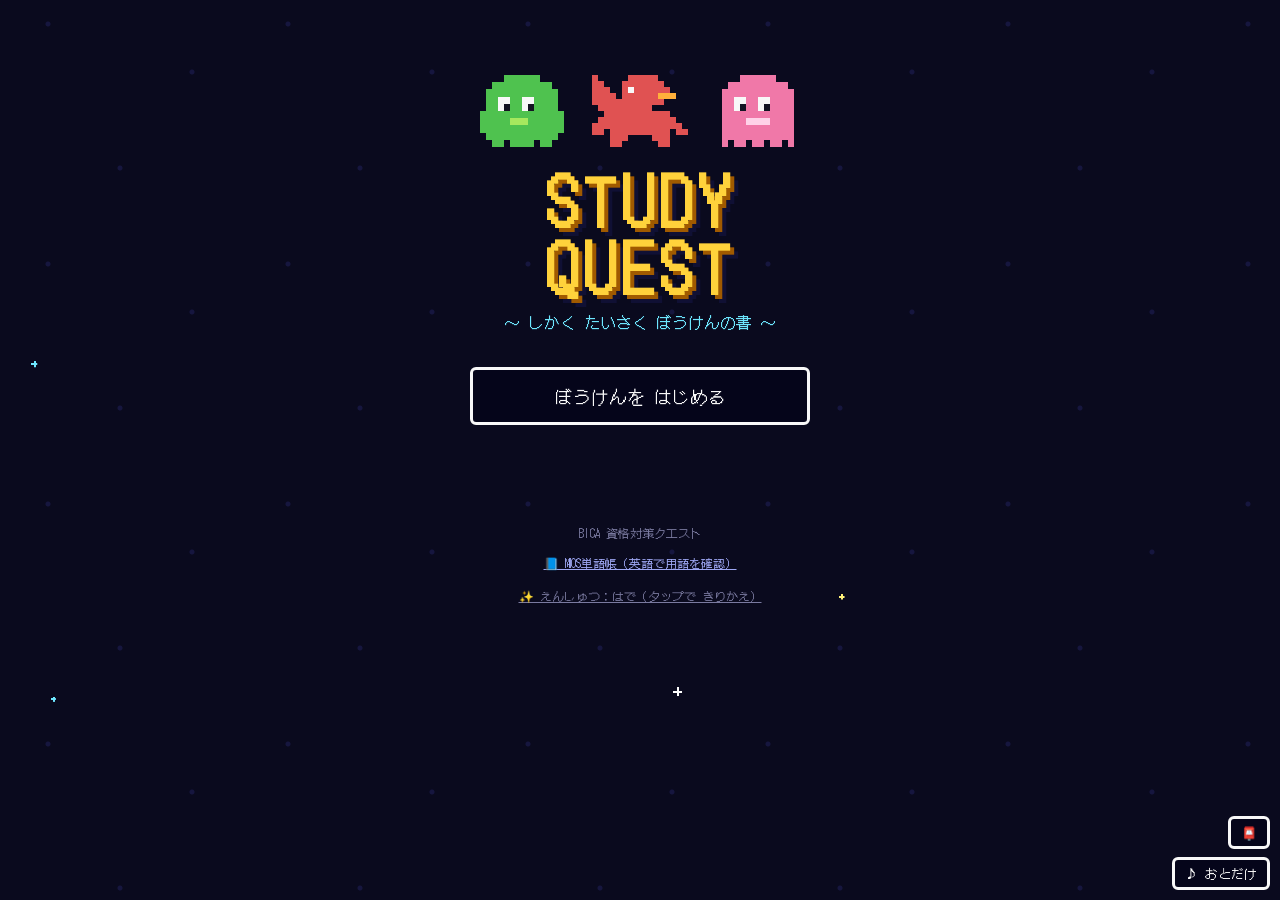
<file: index.html>
<!DOCTYPE html>
<html lang="ja">
<head>
<meta charset="UTF-8">
<meta name="viewport" content="width=device-width, initial-scale=1.0">
<title>STUDY QUEST - しかくたいさくぼうけんの書</title>
<link rel="preconnect" href="https://fonts.googleapis.com">
<link href="https://fonts.googleapis.com/css2?family=DotGothic16&display=swap" rel="stylesheet">
<link rel="stylesheet" href="css/style.css?v=3.3.0">
<link rel="stylesheet" href="css/juice.css?v=3.3.0">
</head>
<body>

<div id="app">

  <!-- ============ タイトル ============ -->
  <div class="screen active" id="screen-title">
    <div class="title-frame">
      <div class="title-deco">
        <canvas id="title-sprite-1"></canvas>
        <canvas id="title-sprite-2"></canvas>
        <canvas id="title-sprite-3"></canvas>
      </div>
      <h1 class="game-logo">STUDY<br>QUEST</h1>
      <p class="game-subtitle">〜 しかく たいさく ぼうけんの書 〜</p>
      <button class="btn btn-big blink" id="title-start">ぼうけんを はじめる</button>
      <p class="title-continue" id="title-continue-info"></p>
      <p class="title-copy">BICA 資格対策クエスト</p>
      <a class="title-vocab-link" id="title-vocab-link" href="vocab/index.html">📘 MOS単語帳（英語で用語を確認）</a>
      <button class="title-fx-toggle" id="title-fx-toggle" type="button"></button>
    </div>
  </div>

  <!-- ============ なまえ登録・へんこう ============ -->
  <div class="screen" id="screen-register">
    <div class="window narrow">
      <h2 class="window-title" id="register-title">ぼうけんしゃ とうろく</h2>
      <label class="field-label">なまえ（10もじまで・ニックネームでもOK！）</label>
      <input type="text" id="register-name" maxlength="10" placeholder="れい：たろう ／ ゆうしゃT">
      <label class="field-label">クラス</label>
      <select id="register-class"></select>
      <button class="btn btn-big" id="register-submit">ぼうけんに でる！</button>
      <button class="btn hidden" id="register-cancel">やめる</button>
      <p class="note">※なまえとクラス、レベルは せんせいの きろくに とどくよ。ほんみょうでなくても だいじょうぶ！</p>
    </div>
  </div>

  <!-- ============ 対策項目を えらぶ ============ -->
  <div class="screen" id="screen-course">
    <div class="screen-header">
      <h2>たいさく こうもくを えらぶ</h2>
    </div>
    <p class="note">どの しけんの たいさくを する？ レベル・しょうごう・じっせきは どれを えらんでも きょうつう だよ。あとから メニューで かえられる！</p>
    <div id="course-list"></div>
  </div>

  <!-- ============ メインメニュー（マップ） ============ -->
  <div class="screen" id="screen-menu">
    <div class="course-bar">
      <span class="course-bar-name"><span id="menu-course-icon"></span> <span id="menu-course-name"></span></span>
      <button class="btn btn-small" id="menu-course-change" type="button">たいさく こうもくを かえる</button>
    </div>
    <div class="window player-header">
      <canvas class="ph-avatar" id="menu-avatar-img" title="アバター・しょくぎょう"></canvas>
      <div class="ph-left">
        <span class="ph-name" id="menu-name"></span>
        <span class="ph-class" id="menu-class"></span>
        <span class="ph-job" id="menu-job"></span>
      </div>
      <div class="ph-right">
        <span class="ph-level" id="menu-level"></span>
        <span class="ph-rank" id="menu-rank"></span>
        <span class="streak-chip hidden" id="menu-streak-chip"></span>
        <span class="medal-chip" id="menu-medals" title="まなびメダル"></span>
      </div>
      <div class="xpbar"><div class="xpfill" id="menu-xpfill"></div></div>
      <div class="xptext" id="menu-xptext"></div>
    </div>

    <div class="window missions-box hidden" id="menu-missions">
      <div class="window-title">📋 きょうの ミッション</div>
      <div id="missions-list"></div>
      <p class="menu-goal hidden" id="menu-goal"></p>
    </div>

    <div class="window messenger hidden" id="menu-messenger">
      <div class="messenger-headline hidden" id="messenger-headline"></div>
      <div class="messenger-row">
        <canvas id="messenger-sprite"></canvas>
        <div class="messenger-bubble">
          <div class="messenger-name" id="messenger-name"></div>
          <div class="messenger-text" id="messenger-text"></div>
        </div>
      </div>
    </div>

    <div class="menu-grid" id="menu-grid">
      <!-- 科目のボタン（エクセルの とう・ワードの しろ 等）は js/courses.js の定義から game.js が作る -->
      <button class="btn menu-btn" id="menu-review">
        <span class="menu-icon">⛩️</span>ふっかつの ほこら
        <span class="badge hidden" id="menu-review-badge"></span>
      </button>
      <button class="btn menu-btn" id="menu-final">
        <span class="menu-icon">🌋</span>まおうの しろ
        <span class="menu-lock" id="menu-final-lock"></span>
      </button>
      <button class="btn menu-btn" id="menu-expert">
        <span class="menu-icon">🗝️</span>エキスパートの おくち
        <span class="menu-lock" id="menu-expert-lock"></span>
      </button>
      <button class="btn menu-btn" id="menu-endless">
        <span class="menu-icon">🌀</span>むげんの めいきゅう
        <span class="menu-lock" id="menu-endless-lock"></span>
      </button>
      <button class="btn menu-btn" id="menu-exam">
        <span class="menu-icon">📝</span>もぎ けんてい
      </button>
      <button class="btn menu-btn" id="menu-practical">
        <span class="menu-icon">🛠️</span>じっせん どうじょう
      </button>
      <button class="btn menu-btn" id="menu-avatar">
        <span class="menu-icon">🧑‍💻</span>アバター・しょくぎょう
      </button>
      <button class="btn menu-btn" id="menu-gacha">
        <span class="menu-icon">🎰</span>まなびガチャ
      </button>
      <button class="btn menu-btn" id="menu-ranking">
        <span class="menu-icon">👑</span>ランキング
      </button>
      <button class="btn menu-btn" id="menu-status">
        <span class="menu-icon">📜</span>ぼうけんの しょ
      </button>
    </div>
    <!-- あそぶ場所ではないもの（アバター・ガチャ・ランキング・ぼうけんの しょ）。小さいボタンで下にまとめる（game.js の MENU_SUB） -->
    <div class="menu-sub" id="menu-sub"></div>
    <p class="menu-hint">「ふっかつのほこら」では わすれかけた もんだいと まちがえた もんだいを 復習できるぞ！</p>
  </div>

  <!-- ============ クエスト選択 ============ -->
  <div class="screen" id="screen-quests">
    <div class="screen-header">
      <button class="btn btn-back">◀ マップ</button>
      <h2 id="quests-title"></h2>
    </div>
    <div id="quest-list"></div>
  </div>

  <!-- ============ バトル ============ -->
  <div class="screen" id="screen-battle">
    <!-- 戦闘画面：1段目に「モンスター｜問題文のふきだし」、2段目に「図・表・プログラム｜選択肢」（css の「戦闘画面の並び」） -->
    <div class="battle-top" id="battle-top">
      <div class="battle-hud">
        <button class="btn btn-small" id="battle-quit">にげる</button>
        <span id="battle-quest-name"></span>
        <span class="battle-liked hidden" id="battle-liked" title="いまの しょくぎょうの とくい分野">🎯 とくい</span>
        <span id="battle-progress"></span>
        <span class="battle-timer hidden" id="battle-timer"></span>
        <span class="hearts" id="battle-hearts"></span>
      </div>
      <div class="battle-xp">
        <span id="battle-lv"></span>
        <div class="xpbar"><div class="xpfill" id="battle-xpfill"></div></div>
      </div>
    </div>

    <div class="battle-head" id="battle-head">
      <div class="battle-monster">
        <div class="battle-stage" id="battle-stage">
          <canvas id="stage-bg"></canvas>
          <div class="bosshp hidden" id="boss-hpbar"><div id="boss-hpghost"></div><div id="boss-hpfill"></div></div>
          <canvas id="enemy-canvas"></canvas>
          <canvas class="battle-avatar" id="battle-avatar"></canvas>
          <div class="nametag" id="enemy-name"></div>
          <div id="hotspot-stage" class="hidden"></div>
          <div id="fx-layer"></div>
          <div class="combo-hud hidden" id="combo-hud"><span id="combo-num"></span><span class="combo-label">COMBO</span></div>
        </div>
        <div class="battle-meters">
          <div class="quick-bar off" id="quick-bar" title="バーが のこっている間に せいかいすると「クイック！」。おそくても ばつは ないよ"><div id="quick-fill"></div><span class="meter-label">⚡ クイック</span></div>
          <div class="special-gauge" id="special-gauge" title="せいかいで たまる。いっぱいになると、つぎの せいかいで ひっさつわざ！"><div id="special-fill"></div><span class="meter-label" id="special-label">ひっさつ</span></div>
        </div>
      </div>
      <div class="window msg-window">
        <button class="btn btn-small notation-btn hidden" id="battle-notation" type="button">📖 ぎじげんごの きじゅつけいしきを みる</button>
        <div id="battle-msg"></div>
        <button class="btn btn-continue hidden blink" id="battle-continue">▼ すすむ</button>
      </div>
    </div>

    <div class="battle-body" id="battle-body">
      <!-- 長文・プログラム・表・図（IPA の問題）。問題が持っているときだけ出す -->
      <div class="battle-side" id="battle-side">
        <div class="window battle-passage hidden" id="battle-passage"></div>
      </div>
      <div class="battle-main" id="battle-main">
        <!-- 解答群の表（科目B の「a と b の組合せ」など）。選択肢のすぐ上に出す -->
        <!-- せまい画面で、長い図・プログラムの下まで送ったときも 何を きかれているか 分かるように、問題文を もういちど出す（PC では出さない） -->
        <div class="battle-qrepeat hidden" id="battle-qrepeat"></div>
        <!-- 問題の図（MOS の「まえ → あと」など。js/visuals.js）。選択肢のすぐ上に出す -->
        <div class="battle-vis hidden" id="battle-vis"></div>
        <div class="window battle-ctable hidden" id="battle-ctable"></div>
        <div class="choices" id="battle-choices"></div>
        <!-- 出典（IPA の問題）。解くときの じゃまに ならないよう、選択肢の下に小さく出す -->
        <div class="battle-source hidden" id="battle-source"></div>
      </div>
    </div>
  </div>

  <!-- ============ リザルト ============ -->
  <div class="screen" id="screen-result">
    <div class="window narrow result-window" id="result-window">
      <h2 id="result-title"></h2>
      <div class="result-stars" id="result-stars"></div>
      <div class="result-big hidden" id="result-big"><span id="result-big-label"></span><span id="result-big-num"></span></div>
      <p id="result-sub"></p>
      <div class="result-tally" id="result-tally"></div>
      <div class="result-xp">
        <span id="result-lv"></span>
        <div class="xpbar"><div class="xpfill" id="result-xpfill"></div></div>
        <span id="result-xptext"></span>
      </div>
      <div class="levelup hidden" id="result-levelup"></div>
      <div class="window chest-box hidden" id="chest-box">
        <canvas id="chest-canvas"></canvas>
        <p id="chest-rarity" class="hidden"></p>
        <p id="chest-reward-text" class="hidden"></p>
        <button class="btn btn-big" id="chest-open">たからばこを あける</button>
      </div>
      <button class="btn btn-big" id="result-next">マップに もどる</button>
      <button class="btn" id="result-retry">もういちど ちょうせん</button>
    </div>
  </div>

  <!-- ============ ランキング ============ -->
  <!-- ============ アバター・しょくぎょう ============ -->
  <div class="screen" id="screen-avatar">
    <div class="screen-header">
      <button class="btn btn-back" id="avatar-back">◀ マップ</button>
      <h2>🧑‍💻 アバター・しょくぎょう</h2>
    </div>
    <p class="avatar-lead" id="avatar-lead"></p>
    <div class="window avatar-maker">
      <div class="avatar-stage"><canvas id="avatar-preview"></canvas></div>
      <div class="avatar-parts">
        <div id="avatar-parts"></div>
        <button class="btn btn-small" id="avatar-random" type="button">🎲 おまかせ</button>
      </div>
    </div>
    <h3 class="avatar-h">しょくぎょう <span class="avatar-h-note">（えらぶと 解説カードが でるよ）</span></h3>
    <div class="job-list" id="job-list"></div>
    <h3 class="avatar-h">そうび <span class="avatar-h-note">（ぶき は アバターが 手に もつよ）</span></h3>
    <div class="equip-slots" id="equip-slots"></div>
    <p class="note" id="item-count"></p>
    <div class="item-list" id="item-list"></div>
    <h3 class="avatar-h">セット <span class="avatar-h-note">（ぜんぶ そうびすると アバターが光る）</span></h3>
    <div class="set-list" id="set-list"></div>
    <button class="btn btn-big" id="avatar-done" type="button">これで けってい！</button>
  </div>

  <!-- ============ まなびガチャ（js/gacha.js） ============ -->
  <div class="screen" id="screen-gacha">
    <div class="screen-header">
      <button class="btn btn-back">◀ マップ</button>
      <h2>🎰 まなびガチャ</h2>
    </div>
    <div class="window gacha-top">
      <div class="gacha-medals">🪙 <span id="gacha-medals"></span> メダル</div>
      <p class="note">メダルは べんきょうで たまる：せいかい・ふくしゅう・きょうの ミッション・まいにちの スタンプ。<br>出るものは ぜんぶ 解説カードつき。用語カードは、引いたあと「確認クイズ」に せいかいすると メダルが もどってくる。</p>
      <div class="gacha-buttons">
        <button class="btn btn-big" id="gacha-one" type="button"></button>
        <button class="btn" id="gacha-five" type="button"></button>
      </div>
      <p class="gacha-pity" id="gacha-pity"></p>
      <button class="btn btn-small" id="gacha-stamp-btn" type="button"><span id="gacha-stamp"></span></button>
    </div>
    <p class="note" id="gacha-count"></p>
    <div class="item-list" id="gacha-list"></div>
  </div>

  <div class="screen" id="screen-ranking">
    <div class="screen-header">
      <button class="btn btn-back">◀ マップ</button>
      <h2>👑 せいせき の きろく</h2>
    </div>
    <p class="note" id="ranking-note" style="white-space:pre-wrap;"></p>
    <div id="ranking-list"></div>
  </div>

  <!-- ============ ステータス ============ -->
  <div class="screen" id="screen-status">
    <div class="screen-header">
      <button class="btn btn-back">◀ マップ</button>
      <h2>📜 ぼうけんの しょ</h2>
    </div>
    <div class="window player-header">
      <canvas class="ph-avatar" id="status-avatar-img" title="アバター・しょくぎょう"></canvas>
      <div class="ph-left">
        <span class="ph-name" id="status-name"></span>
        <span class="ph-class" id="status-class"></span>
        <span class="ph-job" id="status-job"></span>
      </div>
      <div class="ph-right">
        <span class="ph-level" id="status-level"></span>
        <span class="ph-rank" id="status-rank"></span>
      </div>
      <div class="xpbar"><div class="xpfill" id="status-xpfill"></div></div>
      <div class="xptext" id="status-xptext"></div>
    </div>
    <div class="window">
      <dl class="status-stats" id="status-stats"></dl>
    </div>
    <div class="window">
      <h3 class="window-title">きおくの ちず（もんだいごとの しゅうじゅく度）</h3>
      <p class="note">くらい = みちょうせん ／ 赤っぽい = にがて ／ 緑 = マスター。「ふっかつのほこら」で きたえよう！</p>
      <div id="status-mastery"></div>
    </div>
    <div class="window hidden" id="titles-box">
      <h3 class="window-title">しょうごう</h3>
      <select id="title-select"></select>
    </div>
    <div class="window">
      <h3 class="window-title">せってい</h3>
      <div class="setting-row">
        <span>えんしゅつ</span>
        <button class="btn btn-small" id="btn-fx-level" type="button"></button>
      </div>
      <p class="note">「ひかえめ」にすると、画面のゆれ・光・うごきを へらすよ。まぶしいと かんじる人は こちらに してね。</p>
    </div>
    <button class="btn" id="btn-bestiary">📖 モンスター図鑑を みる</button>
    <button class="btn" id="btn-achievements">🏅 じっせきを みる</button>
    <button class="btn" id="btn-edit-profile">なまえ・クラスを かえる</button>
    <button class="btn btn-danger" id="btn-reset">ぼうけんのしょを けす（さいしょから）</button>
  </div>

  <!-- ============ モンスター図鑑 ============ -->
  <div class="screen" id="screen-bestiary">
    <div class="screen-header">
      <button class="btn btn-back">◀ マップ</button>
      <h2>📖 モンスター図鑑</h2>
    </div>
    <p class="note" id="bestiary-progress"></p>
    <div id="bestiary-list"></div>
  </div>

  <!-- ============ 実績 ============ -->
  <div class="screen" id="screen-achievements">
    <div class="screen-header">
      <button class="btn btn-back">◀ マップ</button>
      <h2>🏅 じっせき</h2>
    </div>
    <p class="note" id="achievements-progress"></p>
    <div id="achievements-list"></div>
  </div>

  <!-- ============ じっせん道場 ============ -->
  <div class="screen" id="screen-practical">
    <div class="screen-header">
      <button class="btn btn-back">◀ マップ</button>
      <h2>🛠️ じっせん道場</h2>
    </div>
    <p class="note">じっさいのExcelファイルをダウンロードして操作し、アップロードすると採点されるぞ！（せんせいが せっていしていないと つかえないよ）</p>
    <div id="practical-list"></div>
  </div>

</div>

<!-- ============ ご意見箱 ============ -->
<div class="modal hidden" id="feedback-modal">
  <div class="window feedback-window">
    <h2 class="window-title">📮 ご意見箱</h2>
    <p class="note">ゲームの かんそう・もんだいの まちがい・「こうしてほしい！」を せんせいに とどけよう！（なまえも いっしょに とどくよ）</p>
    <textarea id="feedback-text" maxlength="500" rows="5" placeholder="れい：〇〇の もんだいの こたえが おかしいかも？"></textarea>
    <button class="btn btn-big" id="feedback-send">おくる</button>
    <button class="btn" id="feedback-close">やめる</button>
  </div>
</div>

<!-- ============ 解説カード（しょくぎょう など。読むと勉強になる） ============ -->
<div class="modal hidden" id="card-modal" role="dialog" aria-modal="true" aria-labelledby="card-title">
  <div class="window card-window">
    <div class="card-top">
      <canvas id="card-img"></canvas>
      <div>
        <div class="card-kind" id="card-kind"></div>
        <h2 class="card-title" id="card-title"></h2>
        <div class="card-sub" id="card-sub"></div>
      </div>
    </div>
    <div class="card-body" id="card-body"></div>
    <div class="card-actions" id="card-actions"></div>
    <button class="btn" id="card-close" type="button">とじる</button>
  </div>
</div>

<!-- ============ 図の かくだい（図をクリック／タップ） ============ -->
<div class="modal hidden" id="figure-modal" role="dialog" aria-modal="true" aria-label="図の かくだい">
  <div class="figure-window">
    <img id="figure-img" alt="">
    <button class="btn btn-small" id="figure-close" type="button">とじる</button>
  </div>
</div>

<!-- ============ はんいを えらぶ（ふっかつのほこら・まおうの城・むげんの めいきゅうに入るとき） ============ -->
<div class="modal hidden" id="scope-modal" role="dialog" aria-modal="true" aria-labelledby="scope-title">
  <div class="window scope-window">
    <h2 class="window-title" id="scope-title"></h2>
    <p class="note">どの はんいで ちょうせんする？</p>
    <p class="scope-reco" id="scope-reco"></p>
    <div class="scope-list" id="scope-list"></div>
    <button class="btn" id="scope-close" type="button">やめる</button>
  </div>
</div>

<!-- ============ 擬似言語の記述形式（科目B） ============ -->
<div class="modal hidden" id="notation-modal" role="dialog" aria-modal="true" aria-labelledby="notation-title">
  <div class="window notation-window">
    <h2 class="window-title" id="notation-title"></h2>
    <div class="notation-body" id="notation-body"></div>
    <div class="battle-source" id="notation-source"></div>
    <button class="btn" id="notation-close" type="button">とじる</button>
  </div>
</div>

<!-- ============ レベルアップ ============ -->
<div class="modal hidden" id="levelup-overlay">
  <div class="levelup-card">
    <div class="levelup-head">LEVEL UP!</div>
    <div class="levelup-lv"><span id="lvup-from"></span><span class="levelup-arrow">▶</span><span id="lvup-to"></span></div>
    <div class="levelup-line hidden" id="lvup-rank"></div>
    <div class="levelup-line hidden" id="lvup-weapon"></div>
    <div class="levelup-tap">タップで とじる</div>
  </div>
</div>

<!-- 右下の ボタン。PC は たてに、せまい画面は よこに並べる（選択肢に かぶる高さを へらす） -->
<div id="corner-btns">
  <button class="btn btn-small" id="btn-feedback" title="ご意見箱">📮</button>
  <button class="btn btn-small" id="btn-mute" title="おとの きりかえ（おとだけ → おんがくも → けす）">♪ おとだけ</button>
</div>
<div id="toast"></div>

<script src="js/config.js?v=3.3.0"></script>
<script src="js/jptext.js?v=3.3.0"></script>
<script src="js/visuals.js?v=3.3.0"></script>
<script src="js/sprites.js?v=3.3.0"></script>
<script src="js/avatar.js?v=3.3.0"></script>
<script src="js/items.js?v=3.3.0"></script>
<script src="js/gacha.js?v=3.3.0"></script>
<script src="js/gacha_fx.js?v=3.3.0"></script>
<script src="js/sound.js?v=3.3.0"></script>
<script src="js/juice.js?v=3.3.0"></script>
<script src="js/fx.js?v=3.3.0"></script>
<script src="js/backgrounds.js?v=3.3.0"></script>
<script src="js/bestiary.js?v=3.3.0"></script>
<script src="js/bestiary_notes.js?v=3.3.0"></script>
<script src="js/countdown.js?v=3.3.0"></script>
<script src="js/srs.js?v=3.3.0"></script>
<script src="js/api.js?v=3.3.0"></script>
<script src="js/questions_excel.js?v=3.3.0"></script>
<script src="js/questions_word.js?v=3.3.0"></script>
<script src="js/questions_excel_expert.js?v=3.3.0"></script>
<script src="js/questions_excel_practical.js?v=3.3.0"></script>
<!-- IPA 基本情報の問題（科目A・科目B）。courses.js より前に読み込む -->
<script src="js/questions_ipa_fe_a.js?v=3.3.0"></script>
<script src="js/questions_ipa_fe_b.js?v=3.3.0"></script>
<script src="js/courses.js?v=3.3.0"></script>
<script src="js/ribbonMockups.js?v=3.3.0"></script>
<script src="js/streak.js?v=3.3.0"></script>
<script src="js/achievements.js?v=3.3.0"></script>
<script src="js/missions.js?v=3.3.0"></script>
<script src="js/treasure.js?v=3.3.0"></script>
<script src="js/practical.js?v=3.3.0"></script>
<script src="js/game.js?v=3.3.0"></script>
</body>
</html>
</file>
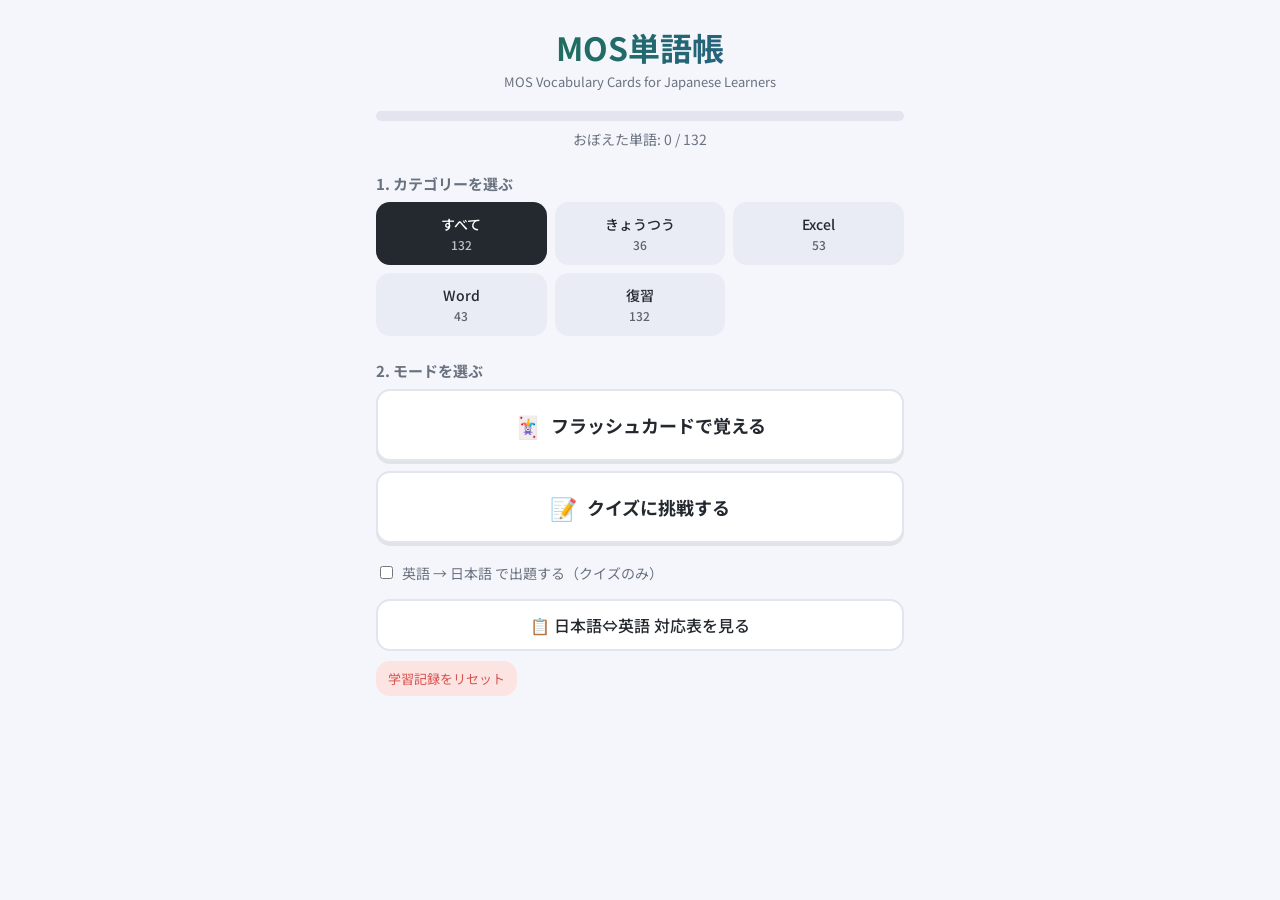
<file: vocab/index.html>
<!DOCTYPE html>
<html lang="ja">
<head>
<meta charset="UTF-8">
<meta name="viewport" content="width=device-width, initial-scale=1.0">
<title>MOS単語帳 - MOS Vocabulary Cards</title>
<link rel="preconnect" href="https://fonts.googleapis.com">
<link href="https://fonts.googleapis.com/css2?family=Noto+Sans+JP:wght@400;500;700&display=swap" rel="stylesheet">
<link rel="stylesheet" href="css/style.css?v=2">
</head>
<body>

<div id="app">

  <!-- ============ ホーム ============ -->
  <div class="screen active" id="screen-home">
    <header class="home-header">
      <h1 class="app-logo">MOS単語帳</h1>
      <p class="app-subtitle">MOS Vocabulary Cards for Japanese Learners</p>
    </header>

    <div class="stat-bar-wrap">
      <div class="stat-bar"><div class="stat-bar-fill" id="stat-bar-fill"></div></div>
      <p class="stat-text">おぼえた単語: <span id="stat-total">0 / 0</span></p>
    </div>

    <h2 class="section-title">1. カテゴリーを選ぶ</h2>
    <div class="category-grid">
      <button class="btn cat-btn active" data-cat="all">すべて<span class="cat-count" id="count-all"></span></button>
      <button class="btn cat-btn" data-cat="common">きょうつう<span class="cat-count" id="count-common"></span></button>
      <button class="btn cat-btn" data-cat="excel">Excel<span class="cat-count" id="count-excel"></span></button>
      <button class="btn cat-btn" data-cat="word">Word<span class="cat-count" id="count-word"></span></button>
      <button class="btn cat-btn" data-cat="review">復習<span class="cat-count" id="count-review"></span></button>
    </div>

    <h2 class="section-title">2. モードを選ぶ</h2>
    <div class="mode-grid">
      <button class="btn btn-big mode-btn" id="start-flashcard">
        <span class="mode-icon">🃏</span>
        <span>フラッシュカードで覚える</span>
      </button>
      <button class="btn btn-big mode-btn" id="start-quiz">
        <span class="mode-icon">📝</span>
        <span>クイズに挑戦する</span>
      </button>
    </div>

    <label class="reverse-toggle">
      <input type="checkbox" id="reverse-mode">
      英語 → 日本語 で出題する（クイズのみ）
    </label>

    <button class="btn list-link-btn" id="start-list">📋 日本語⇔英語 対応表を見る</button>
    <button class="btn btn-small btn-danger" id="reset-progress">学習記録をリセット</button>
  </div>

  <!-- ============ フラッシュカード ============ -->
  <div class="screen" id="screen-flashcard">
    <div class="screen-header">
      <button class="btn btn-back" data-target="screen-home">◀ ホーム</button>
      <span id="fc-progress"></span>
    </div>
    <div class="card-wrap">
      <div class="flashcard" id="flashcard">
        <div class="card-face card-front">
          <span class="cat-chip" id="fc-cat-chip"></span>
          <div class="card-term" id="fc-term"></div>
          <p class="card-hint">タップして めくる ／ Tap to flip</p>
        </div>
        <div class="card-face card-back">
          <div class="card-en" id="fc-en"></div>
          <div class="card-desc" id="fc-desc"></div>
        </div>
      </div>
    </div>
    <div class="fc-actions hidden" id="fc-actions">
      <button class="btn btn-again" id="fc-again">❓ もう一度</button>
      <button class="btn btn-known" id="fc-known">✅ おぼえた</button>
    </div>
  </div>

  <!-- ============ クイズ ============ -->
  <div class="screen" id="screen-quiz">
    <div class="screen-header">
      <button class="btn btn-back" data-target="screen-home">◀ ホーム</button>
      <span id="quiz-progress"></span>
      <span id="quiz-score"></span>
    </div>
    <div class="quiz-question" id="quiz-question"></div>
    <div class="quiz-choices" id="quiz-choices"></div>
    <div class="quiz-explain hidden" id="quiz-explain"></div>
    <button class="btn btn-big hidden" id="quiz-next">つぎへ ▶</button>
  </div>

  <!-- ============ 対応表（一覧） ============ -->
  <div class="screen" id="screen-list">
    <div class="screen-header">
      <button class="btn btn-back" data-target="screen-home">◀ ホーム</button>
      <span id="list-count"></span>
    </div>
    <input type="text" id="list-search" class="list-search" placeholder="検索する（日本語 または English）">
    <div class="category-grid list-category-grid">
      <button class="btn list-cat-btn" data-cat="all">すべて</button>
      <button class="btn list-cat-btn" data-cat="common">きょうつう</button>
      <button class="btn list-cat-btn" data-cat="excel">Excel</button>
      <button class="btn list-cat-btn" data-cat="word">Word</button>
    </div>
    <div id="list-rows"></div>
  </div>

  <!-- ============ 結果 ============ -->
  <div class="screen" id="screen-result">
    <div class="screen-header">
      <h2>けっか</h2>
    </div>
    <div id="result-body"></div>
    <button class="btn btn-big" id="result-home">ホームに もどる</button>
  </div>

</div>

<script src="js/words.js?v=2"></script>
<script src="js/app.js?v=2"></script>
</body>
</html>
</file>
<file: css/style.css>
/* =========================================================
 * MOS QUEST レトロRPGスタイル
 * ファミコン/スーファミ風：ドット文字・白枠ウィンドウ・紺背景
 * ========================================================= */

:root {
  --bg: #0a0a1e;
  --bg2: #101034;
  --white: #f8f8f8;
  --key: #ffd23b;       /* キーカラー（金） */
  --accent: #6ee7ff;
  --danger: #ff5d7a;
  --ok: #6ef08c;
  --winbg: #05051a;
}

* { box-sizing: border-box; margin: 0; padding: 0; }

html, body {
  background: var(--bg);
  color: var(--white);
  font-family: "DotGothic16", "MS Gothic", monospace;
  font-size: 16px;
  line-height: 1.7;
  -webkit-font-smoothing: none;
  image-rendering: pixelated;
}

body {
  background-image:
    radial-gradient(circle at 20% 10%, #16163f 0 2px, transparent 3px),
    radial-gradient(circle at 80% 30%, #16163f 0 2px, transparent 3px),
    radial-gradient(circle at 50% 70%, #16163f 0 2px, transparent 3px);
  background-size: 240px 240px;
  min-height: 100vh;
}

#app {
  max-width: 640px;
  margin: 0 auto;
  padding: 12px 12px 60px;
}

/* ---------- 画面切り替え ---------- */
.screen { display: none; }
.screen.active { display: block; animation: fadein .25s steps(4); }
@keyframes fadein { from { opacity: 0; } to { opacity: 1; } }
.hidden { display: none !important; }

/* ---------- ウィンドウ（RPG風の白枠） ---------- */
.window {
  background: var(--winbg);
  border: 4px solid var(--white);
  border-radius: 8px;
  box-shadow: 0 0 0 3px var(--winbg), 0 0 0 5px #4a4a7a;
  padding: 14px 16px;
  margin: 14px 0;
}
.window.narrow { max-width: 440px; margin: 8vh auto; }
.window-title {
  font-size: 18px;
  color: var(--key);
  margin-bottom: 10px;
  text-align: center;
}

/* ---------- ボタン ---------- */
.btn {
  display: block;
  width: 100%;
  background: var(--winbg);
  color: var(--white);
  border: 3px solid var(--white);
  border-radius: 6px;
  font-family: inherit;
  font-size: 16px;
  padding: 10px 14px;
  margin: 8px 0;
  cursor: pointer;
  text-align: left;
  position: relative;
}
.btn:hover, .btn:focus {
  border-color: var(--key);
  color: var(--key);
  outline: none;
}
.btn:hover::before, .btn:focus::before {
  content: "▶";
  position: absolute;
  left: -2px;
  top: 50%;
  transform: translate(-100%, -50%);
  color: var(--key);
  font-size: 13px;
}
.btn:active { transform: translateY(2px); }
.btn:disabled { opacity: .45; cursor: default; }
.btn-big { text-align: center; font-size: 18px; padding: 13px; }
.btn-small { width: auto; display: inline-block; font-size: 13px; padding: 4px 10px; margin: 0; }
.btn-danger { border-color: var(--danger); color: var(--danger); text-align: center; }
.btn-danger:hover { border-color: var(--danger); color: var(--danger); }
.btn-back { width: auto; display: inline-block; margin: 0; font-size: 14px; padding: 6px 12px; }

.blink { animation: blink 1.2s steps(2) infinite; }
@keyframes blink { 50% { opacity: .55; } }

/* ---------- タイトル ---------- */
#screen-title { text-align: center; }
.title-frame { padding-top: 7vh; }
.title-deco { display: flex; justify-content: center; gap: 28px; margin-bottom: 18px; }
.title-deco canvas { animation: bob 1.6s steps(2) infinite; }
.title-deco canvas:nth-child(2) { animation-delay: .4s; }
.title-deco canvas:nth-child(3) { animation-delay: .8s; }
@keyframes bob { 50% { transform: translateY(-6px); } }

.game-logo {
  font-size: 64px;
  line-height: 1.05;
  letter-spacing: 6px;
  color: var(--key);
  text-shadow:
    4px 4px 0 #a05a00,
    8px 8px 0 #101034;
  margin: 6px 0 10px;
}
.game-subtitle { color: var(--accent); margin-bottom: 30px; }
#title-start { max-width: 340px; margin: 0 auto; }
.title-continue { margin-top: 14px; color: var(--ok); font-size: 14px; min-height: 1.5em; }
.title-copy { margin-top: 7vh; font-size: 12px; color: #7a7aa0; }
.title-vocab-link {
  display: inline-block;
  margin-top: 10px;
  font-size: 12px;
  color: #9fa8f5;
  text-decoration: underline;
}

/* ---------- 登録 ---------- */
.field-label { display: block; margin: 12px 0 4px; color: var(--accent); font-size: 14px; }
input[type="text"], select {
  width: 100%;
  background: #101040;
  border: 3px solid var(--white);
  border-radius: 6px;
  color: var(--white);
  font-family: inherit;
  font-size: 17px;
  padding: 9px 10px;
}
input[type="text"]:focus, select:focus { border-color: var(--key); outline: none; }
.note { font-size: 12px; color: #9a9ac0; margin-top: 10px; }

/* ---------- プレイヤーヘッダー ---------- */
.player-header { display: grid; grid-template-columns: 1fr auto; gap: 2px 10px; }
.ph-name { font-size: 20px; color: var(--white); margin-right: 10px; }
.ph-class { font-size: 13px; color: #9a9ac0; }
.ph-level { font-size: 20px; color: var(--key); margin-right: 10px; }
.ph-rank { font-size: 13px; color: var(--accent); }
.ph-right { text-align: right; }
.xpbar {
  grid-column: 1 / -1;
  height: 12px;
  border: 2px solid var(--white);
  border-radius: 4px;
  background: #101040;
  margin-top: 6px;
  overflow: hidden;
}
.xpfill { height: 100%; background: var(--key); transition: width .5s steps(8); }
.xptext { grid-column: 1 / -1; font-size: 12px; color: #9a9ac0; text-align: right; }

/* ---------- ログインストリーク ---------- */
.streak-chip { display: block; font-size: 13px; color: var(--key); margin-top: 2px; }

/* ---------- デイリーミッション ---------- */
.missions-box { padding: 10px 14px; }
.mission-row { display: flex; justify-content: space-between; align-items: baseline; font-size: 13px; margin: 4px 0; gap: 8px; }
.mission-row.done { color: var(--ok); text-decoration: line-through; }
.mission-progress { color: #9a9ac0; font-size: 12px; white-space: nowrap; }

/* ---------- 実績 ---------- */
.achievement-card { display: flex; align-items: center; gap: 14px; padding: 10px 14px; }
.achievement-card.locked { filter: grayscale(1) brightness(.5); }
.achievement-icon { font-size: 22px; flex-shrink: 0; }
.achievement-name { font-size: 15px; color: var(--key); }
.achievement-card.locked .achievement-name { color: #7a7aa0; }
.achievement-desc { font-size: 12px; color: #9a9ac0; margin-top: 2px; }

/* ---------- ランキング ---------- */
.ranking-row { display: flex; align-items: center; gap: 14px; padding: 10px 14px; margin-bottom: 8px; }
.ranking-row.me { outline: 2px solid var(--key); }
.ranking-rank { font-size: 18px; width: 34px; text-align: center; flex-shrink: 0; color: var(--key); }
.ranking-name { font-size: 15px; color: var(--white); }
.ranking-stats { font-size: 12px; color: #9a9ac0; margin-top: 2px; }

/* ---------- たからばこ ---------- */
.chest-box { text-align: center; }
#chest-canvas { image-rendering: pixelated; margin: 6px auto; display: block; }
#chest-canvas.opening { animation: chestBounce .4s steps(4); }
@keyframes chestBounce { 30% { transform: scale(1.15); } 60% { transform: scale(.95); } }
#chest-reward-text { color: var(--key); margin: 8px 0; }

/* ---------- じっせん道場 ---------- */
.practical-card { padding: 14px 16px; }
.practical-title { font-size: 16px; color: var(--key); margin-bottom: 6px; }
.practical-instructions { font-size: 13px; line-height: 1.6; color: var(--white); margin-bottom: 8px; white-space: pre-wrap; }
.practical-status { font-size: 12px; color: #9a9ac0; margin-bottom: 10px; }
.practical-file-input { display: block; width: 100%; margin: 8px 0; color: var(--white); font-size: 13px; }
.practical-result { margin-top: 10px; padding: 8px; border: 2px dashed var(--accent); border-radius: 6px; color: var(--accent); font-size: 13px; white-space: pre-wrap; }

/* ---------- メッセンジャー（試験日カウントダウン） ---------- */
.messenger { padding: 10px 14px; }
.messenger-headline {
  font-size: 13px;
  color: var(--key);
  text-align: center;
  padding-bottom: 8px;
  margin-bottom: 8px;
  border-bottom: 2px dashed #3a3a6a;
}
.messenger-row {
  display: flex;
  align-items: center;
  gap: 12px;
}
.messenger canvas { flex-shrink: 0; image-rendering: pixelated; }
.messenger-bubble { flex: 1; }
.messenger-name { font-size: 12px; color: var(--key); margin-bottom: 2px; }
.messenger-text { font-size: 13px; line-height: 1.6; }

/* ---------- メニュー ---------- */
.menu-grid { display: grid; grid-template-columns: 1fr 1fr; gap: 10px; }
.menu-btn { font-size: 16px; padding: 16px 12px; margin: 0; }
.menu-icon { display: block; font-size: 26px; margin-bottom: 6px; }
.menu-btn.locked { opacity: .55; }
.menu-lock { display: block; font-size: 10px; color: #9a9ac0; margin-top: 4px; }
.badge {
  position: absolute;
  top: -8px; right: -8px;
  background: var(--danger);
  color: var(--white);
  border: 2px solid var(--white);
  border-radius: 50%;
  min-width: 26px; height: 26px;
  line-height: 22px;
  text-align: center;
  font-size: 13px;
}
.menu-hint { font-size: 12px; color: #9a9ac0; margin-top: 14px; text-align: center; }

/* ---------- クエスト一覧 ---------- */
.screen-header { display: flex; align-items: center; gap: 12px; margin: 10px 0; }
.screen-header h2 { font-size: 20px; color: var(--key); }
.quest-card {
  display: flex;
  align-items: center;
  gap: 14px;
  cursor: pointer;
}
.quest-card:hover { border-color: var(--key); }
.quest-card.locked { opacity: .5; cursor: default; filter: grayscale(1); }
.quest-card canvas { flex-shrink: 0; }
.quest-name { font-size: 17px; }
.quest-desc { font-size: 12px; color: #9a9ac0; }
.quest-stars { color: var(--key); font-size: 14px; letter-spacing: 3px; }

/* ---------- 対策項目を えらぶ ---------- */
.course-card { margin-bottom: 12px; }
.course-card:focus-visible { outline: 3px solid var(--accent); outline-offset: 2px; }
.course-card.is-last { border-color: var(--key); }
.course-icon { font-size: 40px; width: 56px; text-align: center; flex-shrink: 0; }
.course-last { letter-spacing: 0; font-size: 12px; }
.course-bar {
  display: flex; align-items: center; justify-content: space-between; gap: 8px;
  flex-wrap: wrap; margin-bottom: 10px;
}
.course-bar-name { font-size: 14px; color: var(--key); }

/* ---------- モンスター図鑑 ---------- */
.bestiary-card {
  display: flex;
  align-items: center;
  gap: 14px;
  padding: 10px 14px;
}
.bestiary-card.locked { filter: grayscale(1) brightness(.5); }
.bestiary-card canvas { flex-shrink: 0; width: 40px; height: 40px; }
.bestiary-name { font-size: 15px; color: var(--key); }
.bestiary-card.locked .bestiary-name { color: #7a7aa0; }
.bestiary-bio { font-size: 12px; color: #9a9ac0; line-height: 1.5; margin-top: 2px; }

/* ---------- バトル ---------- */
.battle-hud {
  display: flex;
  align-items: center;
  gap: 12px;
  font-size: 13px;
  color: var(--accent);
  margin: 6px 0;
}
.battle-hud #battle-quest-name { flex: 1; }
.hearts { color: var(--danger); font-size: 20px; letter-spacing: 2px; }

.battle-stage {
  height: 220px;
  border: 4px solid var(--white);
  border-radius: 8px;
  background: #050518;
  display: flex;
  flex-direction: column;
  align-items: center;
  justify-content: center;
  position: relative;
  overflow: hidden;
}
#stage-bg {
  position: absolute;
  inset: 0;
  width: 100%;
  height: 100%;
  image-rendering: pixelated;
}
#enemy-canvas { position: relative; z-index: 1; }
.nametag {
  position: relative;
  z-index: 1;
  margin-top: 8px;
  background: var(--winbg);
  border: 2px solid var(--white);
  border-radius: 4px;
  font-size: 13px;
  padding: 1px 12px;
}
.bosshp {
  position: absolute;
  top: 10px; left: 10px; right: 10px;
  height: 12px;
  border: 2px solid var(--white);
  border-radius: 4px;
  background: #101040;
  overflow: hidden;
  z-index: 2;
}
#boss-hpfill { height: 100%; width: 100%; background: var(--danger); transition: width .4s steps(6); }

#enemy-canvas.spawn { animation: spawn .35s steps(4); }
@keyframes spawn { from { transform: scale(.2); opacity: 0; } to { transform: scale(1); opacity: 1; } }
#enemy-canvas.hit { animation: hit .4s steps(4); }
@keyframes hit { 25% { transform: translateX(-8px); } 50% { transform: translateX(8px); filter: brightness(3); } 75% { transform: translateX(-4px); } }
#enemy-canvas.die { animation: die .6s steps(6) forwards; }
@keyframes die { to { transform: scale(1.1); opacity: 0; filter: brightness(4); } }

/* ---------- ホットスポット問題（リボンUIモックアップ） ---------- */
.battle-stage.hotspot-mode { height: 260px; }
#hotspot-stage {
  position: absolute;
  inset: 8px;
  z-index: 2;
  overflow: hidden;
  border-radius: 6px;
}
.hotspot-badge {
  position: absolute;
  width: 20px; height: 20px;
  transform: translate(-50%, -50%);
  border-radius: 50%;
  background: var(--key);
  color: #141423;
  border: 2px solid #141423;
  box-shadow: 0 0 0 2px #fff;
  font-size: 11px;
  font-weight: bold;
  display: flex;
  align-items: center;
  justify-content: center;
  z-index: 3;
  pointer-events: none;
}

.ribbon-mock {
  --ribbon-accent: #185abd;
  --ribbon-accent-dark: #185abd;
  background: #fff;
  color: #222;
  font-family: "Segoe UI", "Yu Gothic", "Meiryo", sans-serif;
  font-size: 11px;
  height: 100%;
  padding: 0 8px 6px;
  border-radius: 6px;
  overflow: hidden;
}
.ribbon-mock-excel { --ribbon-accent: #217346; --ribbon-accent-dark: #185c37; }
.ribbon-mock-word { --ribbon-accent: #185abd; --ribbon-accent-dark: #103f91; }

.ribbon-titlebar {
  background: var(--ribbon-accent-dark);
  color: #fff;
  font-size: 10px;
  padding: 3px 6px;
  margin: 0 -8px 4px;
  display: flex;
  align-items: center;
  gap: 6px;
}
.ribbon-app-icon {
  width: 14px; height: 14px;
  background: #fff;
  color: var(--ribbon-accent-dark);
  border-radius: 2px;
  font-weight: bold;
  font-size: 10px;
  display: inline-flex;
  align-items: center;
  justify-content: center;
}

.ribbon-tabs { display: flex; gap: 12px; color: #666; border-bottom: 1px solid #d8d8d8; padding-bottom: 4px; margin-bottom: 6px; white-space: nowrap; overflow: hidden; }
.ribbon-tabs .ribbon-tab-active { color: var(--ribbon-accent); font-weight: bold; border-bottom: 2px solid var(--ribbon-accent); padding-bottom: 4px; }

.ribbon-groups { display: flex; align-items: stretch; gap: 6px; }
.ribbon-cluster { display: flex; flex-direction: column; gap: 3px; padding: 2px 4px 0; }
.ribbon-row { display: flex; gap: 3px; align-items: center; }
.ribbon-row-icons { gap: 2px; }
.ribbon-sep { width: 1px; background: #e3e3e3; margin: 2px 0; }
.ribbon-caption { font-size: 9px; color: #767676; text-align: center; margin-top: auto; white-space: nowrap; }
.ribbon-launcher { color: #999; }

.ribbon-btn {
  min-width: 20px; height: 20px; padding: 0 4px;
  display: inline-flex; align-items: center; justify-content: center;
  background: #fff; border: 1px solid #ccc; border-radius: 2px; color: #333;
}
.ribbon-mini {
  min-width: 16px; height: 16px; padding: 0 2px; font-size: 10px;
  display: inline-flex; align-items: center; justify-content: center;
  background: #fff; border: 1px solid #ddd; border-radius: 2px; color: #555;
}
.ribbon-btn-b { font-weight: bold; }
.ribbon-btn-i { font-style: italic; }
.ribbon-btn-u { text-decoration: underline; }
.ribbon-btn-fontcolor { font-weight: bold; position: relative; }
.ribbon-swatch { display: block; width: 14px; height: 3px; border-radius: 1px; margin-top: 1px; }
.ribbon-swatch-yellow { background: #ffd23b; }
.ribbon-swatch-red { background: #d33; }
.ribbon-btn-wide { padding: 3px 8px; white-space: nowrap; background: #fff; border: 1px solid #ccc; border-radius: 2px; color: #333; font-size: 10px; }
.ribbon-btn-active { background: var(--ribbon-accent); color: #fff; border-color: var(--ribbon-accent); }
.ribbon-select { padding: 3px 8px; background: #fff; border: 1px solid #ccc; border-radius: 2px; color: #333; white-space: nowrap; }
.ribbon-select-font { width: 74px; overflow: hidden; text-overflow: ellipsis; }
.ribbon-select-sm { width: 32px; }

.ribbon-sheet { margin-top: 8px; border: 1px solid #d8d8d8; border-radius: 2px; }
.ribbon-formula-bar { background: #f7f7f7; border-bottom: 1px solid #d8d8d8; padding: 3px 6px; font-family: monospace; color: #333; }
.ribbon-grid {
  height: 42px;
  background-image:
    repeating-linear-gradient(to right, #eee 0, #eee 1px, transparent 1px, transparent 48px),
    repeating-linear-gradient(to bottom, #eee 0, #eee 1px, transparent 1px, transparent 16px);
}
.ribbon-doc { padding: 10px 8px; }
.ribbon-doc-line { height: 8px; background: #e4e4e4; border-radius: 2px; margin-bottom: 8px; }
.ribbon-doc-line.short { width: 60%; }

/* ---------- バトルエフェクト ---------- */
#fx-layer {
  position: absolute;
  inset: 0;
  pointer-events: none;
  overflow: hidden;
  z-index: 3;
}
.fx-sprite { position: absolute; transform: translate(-50%, -50%); image-rendering: pixelated; }

.fx-slash { animation: fxSlash .38s steps(4) forwards; }
@keyframes fxSlash {
  0%   { opacity: 0; transform: translate(-30%, -70%) scale(.5); }
  25%  { opacity: 1; }
  100% { opacity: 0; transform: translate(-64%, -32%) scale(1.05); }
}

.fx-bolt { animation: fxBolt .42s steps(5) forwards; }
@keyframes fxBolt {
  0%   { opacity: 0; transform: translate(-50%, -130%) scale(.8); }
  20%  { opacity: 1; transform: translate(-50%, -50%) scale(1); }
  60%  { opacity: 1; filter: brightness(2.2); }
  100% { opacity: 0; transform: translate(-50%, -42%) scale(1.1); }
}

.fx-fire { animation: fxFire .5s steps(6) forwards; }
@keyframes fxFire {
  0%   { opacity: 0; transform: translate(-50%, -18%) scale(.4); }
  30%  { opacity: 1; }
  100% { opacity: 0; transform: translate(-50%, -85%) scale(1.35); }
}

.fx-burst { animation: fxBurst .4s steps(4) forwards; }
@keyframes fxBurst {
  0%   { opacity: 1; transform: translate(-50%, -50%) scale(.3); }
  100% { opacity: 0; transform: translate(-50%, -50%) scale(1.5); }
}

.fx-claw { animation: fxClaw .45s steps(5) forwards; }
@keyframes fxClaw {
  0%   { opacity: 0; transform: translate(-82%, -82%) scale(.7); }
  25%  { opacity: 1; }
  100% { opacity: 0; transform: translate(-18%, -18%) scale(1.1); }
}

.fx-particle {
  position: absolute;
  width: 7px; height: 7px;
  animation: fxPart .6s steps(6) forwards;
}
@keyframes fxPart { to { transform: translate(var(--dx), var(--dy)); opacity: 0; } }

.fx-float {
  position: absolute;
  transform: translate(-50%, -50%);
  color: var(--key);
  font-size: 15px;
  text-shadow: 2px 2px 0 #000;
  white-space: nowrap;
  animation: fxFloat .9s steps(8) forwards;
}
@keyframes fxFloat { to { transform: translate(-50%, -190%); opacity: 0; } }

.fx-flash { position: absolute; inset: 0; animation: fxFlash .28s steps(3) forwards; }
@keyframes fxFlash { 0% { opacity: 1; } 100% { opacity: 0; } }

.shake { animation: shake .4s steps(8); }
@keyframes shake {
  20% { transform: translate(-8px, 2px); }
  40% { transform: translate(8px, -2px); }
  60% { transform: translate(-6px, 0); }
  80% { transform: translate(6px, 0); }
}

.msg-window { min-height: 110px; position: relative; cursor: pointer; }
#battle-msg { white-space: pre-wrap; font-size: 15px; }
.btn-continue {
  width: auto;
  position: absolute;
  right: 10px; bottom: 6px;
  border: none;
  font-size: 14px;
  color: var(--key);
  background: transparent;
  margin: 0; padding: 2px 6px;
}
.btn-continue:hover::before { content: none; }

.choices { display: grid; grid-template-columns: 1fr 1fr; gap: 8px; }
.choice {
  background: var(--winbg);
  color: var(--white);
  border: 3px solid var(--white);
  border-radius: 6px;
  font-family: inherit;
  font-size: 14px;
  line-height: 1.5;
  padding: 10px;
  cursor: pointer;
  text-align: left;
  min-height: 58px;
}
.choice:hover:not(:disabled) { border-color: var(--key); color: var(--key); }
.choice:disabled { opacity: .6; cursor: default; }
.choice.picked-right { border-color: var(--ok); color: var(--ok); opacity: 1; }
.choice.picked-wrong { border-color: var(--danger); color: var(--danger); opacity: 1; }

/* ---------- リザルト ---------- */
.result-window { text-align: center; }
#result-title { font-size: 24px; margin-bottom: 8px; }
.result-clear { color: var(--key); }
.result-fail { color: var(--danger); }
.result-stars { font-size: 30px; color: var(--key); letter-spacing: 6px; min-height: 1.3em; }
#result-sub { white-space: pre-wrap; font-size: 14px; margin: 8px 0; }
.result-detail { color: var(--accent); margin-bottom: 8px; }
.levelup {
  white-space: pre-wrap;
  color: var(--ok);
  border: 2px dashed var(--ok);
  border-radius: 6px;
  padding: 8px;
  margin: 10px 0;
  animation: blink 1s steps(2) infinite;
}

/* ---------- ステータス ---------- */
.status-stats {
  display: grid;
  grid-template-columns: auto 1fr;
  gap: 6px 16px;
  font-size: 14px;
}
.status-stats dt { color: var(--accent); }
.status-stats dd { text-align: right; }

.mastery-subject { color: var(--key); font-size: 15px; margin: 12px 0 4px; }
.mastery-row { display: flex; align-items: center; gap: 4px; margin: 4px 0; }
.mastery-label { font-size: 11px; color: #9a9ac0; width: 150px; flex-shrink: 0; }
.mastery-cell {
  width: 16px; height: 16px;
  border: 2px solid #3a3a6a;
  border-radius: 3px;
  display: inline-block;
}
.mastery-cell.mx { background: #14143c; }
.mastery-cell.m0 { background: #b03030; }
.mastery-cell.m1 { background: #c06a2a; }
.mastery-cell.m2 { background: #c0a02a; }
.mastery-cell.m3 { background: #7ab02a; }
.mastery-cell.m4 { background: #3ab05a; }
.mastery-cell.m5 { background: #2ae08c; border-color: var(--ok); }

/* ---------- ご意見箱 ---------- */
.modal {
  position: fixed;
  inset: 0;
  background: rgba(0, 0, 0, .72);
  z-index: 90;
  display: flex;
  align-items: center;
  justify-content: center;
  padding: 16px;
}
.feedback-window {
  width: 100%;
  max-width: 440px;
  margin: 0;
}
textarea {
  width: 100%;
  background: #101040;
  border: 3px solid var(--white);
  border-radius: 6px;
  color: var(--white);
  font-family: inherit;
  font-size: 15px;
  line-height: 1.6;
  padding: 9px 10px;
  resize: vertical;
  margin-top: 6px;
}
textarea:focus { border-color: var(--key); outline: none; }

/* ---------- その他 ---------- */
#btn-mute {
  position: fixed;
  right: 10px; bottom: 10px;
  z-index: 50;
}
#btn-feedback {
  position: fixed;
  right: 10px; bottom: 52px;
  z-index: 50;
}
#toast {
  position: fixed;
  left: 50%; bottom: 70px;
  transform: translateX(-50%) translateY(20px);
  background: var(--winbg);
  border: 3px solid var(--key);
  border-radius: 6px;
  color: var(--key);
  padding: 10px 18px;
  font-size: 14px;
  opacity: 0;
  pointer-events: none;
  transition: all .25s;
  z-index: 100;
  max-width: 90vw;
}
#toast.show { opacity: 1; transform: translateX(-50%) translateY(0); }

/* ---------- IPA の問題（並べ替えなし・記号つき・出典・長文/プログラム/表/図・模試タイマー） ---------- */
.choices.fixed { grid-template-columns: 1fr; }
.choices.fixed .choice { white-space: pre-wrap; }   /* SQL など、改行に意味のある選択肢（\n）を そのまま出す */
.choice-label { display: inline-block; min-width: 2em; color: var(--accent); font-weight: bold; }
.choice-label-block { display: inline; }
.choice-label-block::after { content: "\A"; white-space: pre; }   /* 記号のあとで改行（「1. ア」は1行目のまま） */
.battle-source { font-size: 11px; color: #9a9ac0; margin: 8px 2px 0; }
.battle-timer { color: var(--white); font-size: 14px; white-space: nowrap; }
.battle-timer.low { color: var(--danger); }
.battle-stage.passage-mode { height: 130px; }
.battle-passage {
  max-height: 50vh;
  overflow-y: auto;
  margin-top: 8px;
  font-size: 14px;
  line-height: 1.6;
  max-width: 100%;
}
.passage-text { white-space: pre-wrap; }
.passage-text + * { margin-top: 8px; }
.passage-figure { display: block; max-width: 100%; height: auto; margin: 6px auto; background: #fff; }
.passage-scroll { overflow-x: auto; max-width: 100%; }
.passage-scroll + .passage-scroll { margin-top: 8px; }
.passage-caption { font-size: 13px; margin: 2px 0; white-space: pre-wrap; }
.passage-table { border-collapse: collapse; font-size: 13px; margin: 4px 0; }
.passage-table th, .passage-table td { border: 1px solid #6a6a9a; padding: 3px 8px; white-space: nowrap; text-align: left; }
.passage-table th { background: #1a1a44; color: var(--key); }
.passage-code {
  font-family: "Consolas", "Menlo", "Courier New", monospace;
  font-size: 13px;
  line-height: 1.5;
  white-space: pre;
  overflow-x: auto;
  max-width: 100%;
  background: #000010;
  border: 2px solid #3a3a6a;
  border-radius: 4px;
  padding: 8px;
  margin: 6px 0 0;
}

/* はんい（科目A／科目B／A＋B）を えらぶ画面 */
.scope-window { width: 100%; max-width: 440px; margin: 0; }
.scope-list { display: flex; flex-direction: column; gap: 8px; margin: 8px 0; }
.scope-btn { display: flex; flex-direction: column; align-items: flex-start; gap: 2px; text-align: left; margin: 0; }
.scope-btn.is-last { border-color: var(--key); }
.scope-name { font-size: 16px; }
.scope-status { font-size: 12px; color: #9a9ac0; }
.scope-btn:disabled { opacity: .55; cursor: default; }
/* 記号だけの選択肢（図や表の中から選ぶ問題）は横に並べる */
.choices.fixed.label-only { grid-template-columns: repeat(auto-fill, minmax(72px, 1fr)); }
.choices.fixed.label-only .choice { min-height: 0; text-align: center; }
/* 科目B の解答群（表） */
.passage-choice-table .passage-table td:first-child { color: var(--accent); font-weight: bold; }
.passage-table.wrap td, .passage-table.wrap th { white-space: pre-wrap; min-width: 3em; }   /* 改行や長い文のあるセル（解答群・記述形式など） */
/* 擬似言語の記述形式 */
.notation-btn { margin: 0 0 6px; }
.notation-window { max-width: 760px; width: calc(100% - 32px); max-height: 90vh; display: flex; flex-direction: column; gap: 8px; }
.notation-body { overflow-y: auto; font-size: 13px; line-height: 1.6; }
.notation-heading { font-size: 14px; margin: 12px 0 4px; color: var(--key); }
.notation-note { margin-top: 4px; font-size: 12px; }

/* ---------- スマホ対応 ---------- */
@media (max-width: 480px) {
  .game-logo { font-size: 46px; }
  .menu-grid { grid-template-columns: 1fr 1fr; }
  .choices { grid-template-columns: 1fr; }
  .choice { min-height: 0; }
  .battle-stage { height: 180px; }
  .mastery-label { width: 110px; }
}

/* ---------- 図の かくだい ---------- */
.passage-figure { cursor: zoom-in; }
.figure-window { display: flex; flex-direction: column; align-items: center; gap: 8px; max-width: 96vw; max-height: 94vh; }
#figure-img { display: block; max-width: 96vw; max-height: calc(94vh - 48px); width: auto; height: auto; background: #fff; border-radius: 4px; cursor: zoom-out; }
.figure-window .btn { width: auto; margin: 0; }

/* ---------- 戦闘画面の並び（モンスターが問題を出す形） ----------
 * 1段目：「モンスター（とクイック・ひっさつ）｜問題文のふきだし」
 * 2段目：PC は「図・表・プログラム｜解答群・選択肢・出典」（左右それぞれ スクロール）。
 *        せまい画面は 図など → 解答群 → 選択肢 → 出典 を たてに並べる。
 * juice.css（あとから読む）の .battle-meters などより強くするため、#screen-battle を付ける */
#screen-battle .battle-hud { margin: 0 0 2px; }
#screen-battle .battle-xp { margin: 0 0 4px; }
#screen-battle .battle-xp .xpbar { height: 6px; }
#screen-battle .battle-head {
  display: grid;
  grid-template-columns: 210px minmax(0, 1fr);
  gap: 16px;
  align-items: stretch;
  margin-top: 4px;
}
/* 画面問題（MOS のリボン）は、画面の絵が大きいので1段目を たてに並べる */
#screen-battle .battle-head:has(.battle-stage.hotspot-mode) { grid-template-columns: minmax(0, 1fr); }
#screen-battle .battle-monster { display: flex; flex-direction: column; min-width: 0; }
#screen-battle .battle-stage,
#screen-battle .battle-stage.passage-mode { height: 150px; }
#screen-battle .battle-stage.hotspot-mode { height: 260px; }
#screen-battle #enemy-canvas { height: 84px; width: auto; }
#screen-battle .nametag { margin-top: 2px; font-size: 11px; padding: 0 8px; }
#screen-battle .battle-meters { flex-direction: column; gap: 4px; margin-top: 4px; }
#screen-battle .battle-meters > div { flex: none; }
#screen-battle .msg-window { margin: 0; min-height: 0; padding: 10px 14px 28px; align-self: stretch; }
#screen-battle .msg-window::before {   /* ふきだしの しっぽ（モンスターのほうを向く） */
  content: "";
  position: absolute;
  left: -19px; top: 44px;
  border: 9px solid transparent;
  border-right: 12px solid var(--white);
  border-left: 0;
}
#screen-battle .battle-head:has(.battle-stage.hotspot-mode) .msg-window::before { display: none; }
#screen-battle .battle-body { margin-top: 12px; }
#screen-battle .battle-passage { max-height: none; overflow: visible; margin: 0 0 8px; padding: 10px 12px; }
#screen-battle .battle-ctable { margin: 0 0 8px; }
#screen-battle .passage-figure { max-height: 38vh; width: auto; max-width: 100%; }
#screen-battle .choice { min-height: 0; padding: 8px 10px; }
#screen-battle .choices.fixed.short:not(.label-only) { grid-template-columns: 1fr 1fr; }   /* 短い選択肢は2列 */

@media (min-width: 900px) {
  .in-battle.wide-battle #app { max-width: 1240px; }   /* 図・表・プログラムのある戦闘だけ（js の beginBattle） */
  #screen-battle .battle-body {
    display: grid;
    grid-template-columns: minmax(0, 1.2fr) minmax(0, 1fr);
    gap: 12px;
    align-items: start;
  }
  #screen-battle .battle-body.no-side { grid-template-columns: minmax(0, 1fr); }
  #screen-battle .battle-body.no-side .battle-side { display: none; }
  #screen-battle .battle-side,
  #screen-battle .battle-main {
    /* 画面の高さが低いときも、選択肢が見えなくならないように 320px は残す（そのときは ページごと スクロール） */
    max-height: max(320px, calc(100vh - var(--battle-top-h, 260px) - 36px));
    overflow-y: auto;
    padding-right: 4px;
  }
  #screen-battle .battle-side .battle-passage { margin: 0; }
  #screen-battle .passage-figure { max-height: max(260px, calc(100vh - var(--battle-top-h, 260px) - 80px)); }
}
@media (max-width: 899px) {
  #screen-battle .battle-body { display: flex; flex-direction: column; }
}
/* スマホ：小さいモンスター｜問題文 */
@media (max-width: 600px) {
  #screen-battle .battle-head { grid-template-columns: 100px minmax(0, 1fr); gap: 12px; }
  #screen-battle .battle-stage,
  #screen-battle .battle-stage.passage-mode { height: 96px; border-width: 3px; }
  #screen-battle .battle-stage.hotspot-mode { height: 200px; }
  #screen-battle #enemy-canvas { height: 52px; }
  #screen-battle .nametag { font-size: 10px; padding: 0 4px; white-space: nowrap; max-width: 94px; overflow: hidden; text-overflow: ellipsis; }
  #screen-battle .quick-bar, #screen-battle .special-gauge { height: 14px; }
  #screen-battle .meter-label { font-size: 9px; }
  #screen-battle .msg-window { padding: 8px 10px 24px; }
  #screen-battle .msg-window::before { top: 30px; }
  #screen-battle #battle-msg { font-size: 14px; }
  #screen-battle .battle-passage { padding: 6px 8px; }
  #screen-battle .passage-figure { max-height: 28vh; }
}
@media (max-width: 480px) {
  #screen-battle .choices.fixed.short:not(.label-only) { grid-template-columns: 1fr; }
  #screen-battle .choices.fixed.tiny:not(.label-only) { grid-template-columns: 1fr 1fr; }
}

/* ---------- アバター・しょくぎょう（js/avatar.js） ---------- */
canvas.ph-avatar, #battle-avatar, #avatar-preview, .job-card canvas, #card-img { image-rendering: pixelated; }
.window.player-header { grid-template-columns: 52px minmax(0, 1fr) auto; }
.player-header .ph-avatar { grid-row: 1 / span 3; align-self: center; cursor: pointer; margin-right: 4px; }
.player-header .xpbar, .player-header .xptext { grid-column: 2 / -1; }
.ph-job { display: block; font-size: 12px; color: #7ab0f0; margin-top: 2px; }
@media (max-width: 480px) {
  .window.player-header { grid-template-columns: 52px minmax(0, 1fr); }
  .player-header > :not(.ph-avatar) { grid-column: 2 / -1; }
  .player-header .ph-avatar { grid-row: 1 / span 4; }
}
.avatar-lead { font-size: 14px; color: var(--accent); margin: 4px 0 0; }
.avatar-maker { display: flex; gap: 20px; align-items: center; flex-wrap: wrap; }
.avatar-stage { background: #050518; border: 3px solid #3a3a6a; border-radius: 6px; padding: 10px 18px; }
.avatar-parts { flex: 1; min-width: 240px; display: flex; flex-direction: column; gap: 8px; }
.avatar-part { display: grid; grid-template-columns: 6.5em 2.6em minmax(0, 1fr) 2.6em; align-items: center; gap: 6px; }
.avatar-part-label { font-size: 13px; color: #9a9ac0; }
.avatar-part-value { text-align: center; font-size: 15px; }
.avatar-arrow { width: auto; margin: 0; padding: 4px 0; text-align: center; }
.avatar-arrow::before, .avatar-arrow:hover::before, .avatar-arrow:focus::before { content: none !important; }
#avatar-random { width: auto; align-self: flex-start; margin: 4px 0 0; }
.avatar-h { font-size: 16px; color: var(--key); margin: 18px 0 4px; }
.avatar-h-note { font-size: 12px; color: #9a9ac0; }
.job-list { display: grid; grid-template-columns: repeat(auto-fill, minmax(260px, 1fr)); gap: 0 10px; }
.job-card { margin: 6px 0; }
.job-card.locked { cursor: pointer; }
.job-card.is-current { border-color: var(--key); }
#avatar-done { margin-top: 14px; }
/* 戦闘画面：モンスターと向かい合う（せまい画面では出さない） */
#battle-avatar { position: absolute; left: 8px; bottom: 6px; z-index: 1; height: 54px; width: auto; }
/* PC は モンスターの箱を少し広げて、モンスターと名札を右へずらす（アバターと重ならないように） */
@media (min-width: 601px) {
  #screen-battle .battle-head { grid-template-columns: 240px minmax(0, 1fr); }
  #screen-battle .battle-stage:not(.hotspot-mode) { padding-left: 50px; }
}
.battle-stage.hotspot-mode #battle-avatar { display: none; }
#battle-avatar.hop { animation: avHop .35s steps(4); }
#battle-avatar.hurt { animation: avHurt .4s steps(4); }
@keyframes avHop { 50% { transform: translateY(-10px); } }
@keyframes avHurt { 25% { transform: translateX(-4px); filter: brightness(2); } 75% { transform: translateX(4px); } }
@media (max-width: 600px) { #battle-avatar { display: none; } }
html.fx-low #battle-avatar { animation: none !important; }
/* 解説カード */
.card-window { width: 100%; max-width: 560px; max-height: 92vh; margin: 0; display: flex; flex-direction: column; gap: 8px; }
.card-top { display: flex; gap: 14px; align-items: center; }
#card-img { background: #050518; border: 3px solid #3a3a6a; border-radius: 6px; padding: 6px 10px; flex-shrink: 0; }
.card-kind { font-size: 11px; color: #9a9ac0; letter-spacing: 1px; }
.card-title { font-size: 20px; color: var(--key); margin: 2px 0; }
.card-sub { font-size: 13px; color: var(--accent); }
.card-body { overflow-y: auto; font-size: 14px; line-height: 1.7; padding-right: 4px; }
.card-h { font-size: 14px; color: var(--accent); margin: 10px 0 2px; }
.card-text { margin: 0; white-space: pre-wrap; }
.card-actions { display: flex; flex-direction: column; gap: 6px; }
.card-actions .btn { margin: 0; }
.card-note { font-size: 11px; color: #9a9ac0; margin: -2px 0 2px; }
.btn-primary:not(:disabled) { border-color: var(--key); color: var(--key); }
#card-close { margin: 0; }
.job-tier { grid-column: 1 / -1; font-size: 13px; color: var(--accent); margin: 10px 0 0; border-bottom: 1px dashed #3a3a6a; padding-bottom: 2px; }
.job-tier.locked { color: #7a7aa0; }
/* しょくぎょうレベル・とくい分野 */
.job-level { font-size: 12px; color: #7ab0f0; margin-top: 2px; }
.quest-reco { display: flex; align-items: center; gap: 8px; flex-wrap: wrap; font-size: 12px; color: #7ab0f0; margin-top: 4px; }
.quest-reco-btn { width: auto; margin: 0; padding: 2px 10px; font-size: 12px; }
.battle-liked { font-size: 12px; color: #0a0a1e; background: #7ab0f0; border-radius: 4px; padding: 0 6px; white-space: nowrap; }
.scope-reco { font-size: 12px; color: #7ab0f0; margin: 4px 0 0; }
/* 図鑑：であったモンスターは押すと解説カード */
.bestiary-card.has-card { cursor: pointer; }
.bestiary-card.has-card:hover, .bestiary-card.has-card:focus { border-color: var(--key); }

/* ---------- ダメージの数字・そうび（js/items.js） ---------- */
.fx-float-dmg { font-size: 26px; color: #fff; text-shadow: 2px 2px 0 #c02020, -1px -1px 0 #c02020, 0 0 6px #000; animation: fxDmg .8s steps(6) forwards; z-index: 3; }
@keyframes fxDmg { 0% { transform: translate(-50%, -30%) scale(1.4); } 30% { transform: translate(-50%, -80%) scale(1); } 100% { transform: translate(-50%, -150%); opacity: 0; } }
.equip-slots { display: grid; grid-template-columns: repeat(3, minmax(0, 1fr)); gap: 0 10px; }
.equip-slot { display: flex; align-items: center; gap: 10px; margin: 6px 0; padding: 10px; }
.equip-slot canvas { image-rendering: pixelated; flex-shrink: 0; }
.equip-slot.has-card { cursor: pointer; }
.equip-slot.has-card:hover, .equip-slot.has-card:focus { border-color: var(--key); }
.equip-slot-label { font-size: 11px; color: #9a9ac0; }
.equip-slot-name { font-size: 14px; }
.item-list { display: grid; grid-template-columns: repeat(auto-fill, minmax(118px, 1fr)); gap: 8px; margin: 6px 0 4px; }
.item-cell { background: var(--winbg); border: 3px solid #3a3a6a; border-radius: 6px; padding: 8px 4px; text-align: center; cursor: pointer; }
.item-cell canvas { image-rendering: pixelated; display: block; margin: 0 auto 4px; }
.item-cell.has-card:hover, .item-cell.has-card:focus { border-color: var(--key); }
.item-cell.is-equipped { border-color: var(--accent); }
.item-cell.locked .item-cell-name { color: #6a6a90; }
.item-cell-name { font-size: 12px; line-height: 1.3; min-height: 2.6em; }
.item-cell-rarity { font-size: 10px; color: #9a9ac0; }
.item-cell-rarity.rarity-rare { color: #7ab0f0; }
.item-cell-rarity.rarity-super { color: var(--key); }
@media (max-width: 600px) {
  .equip-slots { grid-template-columns: minmax(0, 1fr); }
  .item-list { grid-template-columns: repeat(3, minmax(0, 1fr)); }
}
/* まなびメダル・ガチャ */
.medal-chip { font-size: 13px; color: var(--key); margin-left: 8px; white-space: nowrap; }
.gacha-top { text-align: center; }
.gacha-medals { font-size: 26px; color: var(--key); }
.gacha-buttons { display: flex; gap: 10px; justify-content: center; flex-wrap: wrap; margin: 10px 0; }
.gacha-buttons .btn { width: auto; min-width: 220px; margin: 0; }
#gacha-stamp-btn { width: auto; margin: 4px auto 0; }
/* 画面問題：ボタンを点線の わくで かこみ、番号は ボタンの下に置いて線で つなぐ（番号で ボタンを かくさない） */
.hotspot-frame { position: absolute; border: 2px dashed var(--key); border-radius: 4px; pointer-events: none; z-index: 2; box-shadow: 0 0 0 1px rgba(20, 20, 35, .6); }
.hotspot-leader { position: absolute; height: 2px; margin-top: -1px; background: var(--key); transform-origin: 0 50%; pointer-events: none; z-index: 2; box-shadow: 0 0 0 1px rgba(20, 20, 35, .5); }
/* 画面問題：リボンの下に 番号を置く すきまを あける */
#hotspot-stage .ribbon-groups { padding-bottom: 30px; }
#screen-battle .battle-stage.hotspot-mode { height: 290px; }
@media (max-width: 600px) { #screen-battle .battle-stage.hotspot-mode { height: 230px; } }
/* セット */
canvas.set-glow { filter: drop-shadow(0 0 2px var(--glow, #ffd23b)) drop-shadow(0 0 6px var(--glow, #ffd23b)); }
html.fx-low canvas.set-glow { filter: drop-shadow(0 0 2px var(--glow, #ffd23b)); }
.set-list { display: flex; flex-direction: column; gap: 0; }
.set-row { margin: 4px 0; padding: 10px 14px; cursor: pointer; }
.set-row:hover, .set-row:focus { border-color: var(--key); }
.set-row.is-done { border-color: var(--accent); }
.set-name { font-size: 15px; }
.set-pieces { font-size: 12px; color: #9a9ac0; margin-top: 2px; }
.ranking-avatar { image-rendering: pixelated; flex-shrink: 0; }
.ranking-job { font-size: 12px; color: #7ab0f0; margin-top: 2px; }

/* ===== まなびガチャの演出（js/gacha_fx.js） ===== */
.gacha-pity { margin: 2px 0 6px; color: var(--key); font-size: 15px; }
.gfx { position: fixed; inset: 0; z-index: 94; background: #05060d; color: #d8ffe0; display: flex; align-items: center; justify-content: center;
  padding: 16px; overflow-x: hidden; overflow-y: auto; cursor: pointer; --tier: #d7dbe3; }
.gfx.tier-rare { --tier: #6ea8ff; }
.gfx.tier-super { --tier: #ffd23b; }
.gfx::after { content: ""; position: absolute; inset: 0; pointer-events: none;
  background: repeating-linear-gradient(0deg, rgba(0,0,0,.18) 0 2px, transparent 2px 4px); }
.gfx-rain { position: absolute; inset: 0; pointer-events: none; opacity: .28; }
.gfx-rain-col { position: absolute; top: -60%; writing-mode: vertical-rl; font-size: 14px; letter-spacing: 4px; color: var(--tier);
  animation: gfxRain linear infinite; text-shadow: 0 0 6px var(--tier); }
@keyframes gfxRain { to { transform: translateY(170vh); } }
html.fx-low .gfx-rain-col { animation-duration: 12s !important; }
.gfx-body { position: relative; z-index: 1; width: 100%; max-width: 640px; }
.gfx-skip { position: absolute; top: 12px; right: 12px; z-index: 2; background: rgba(0,0,0,.6); color: #fff; border: 2px solid #fff;
  font: inherit; font-size: 14px; padding: 6px 12px; cursor: pointer; }
.gfx-term { border: 2px solid var(--tier); background: rgba(0,10,4,.85); padding: 12px 14px; box-shadow: 0 0 18px rgba(0,0,0,.6), inset 0 0 20px rgba(0,0,0,.6);
  font-size: 15px; line-height: 1.5; transition: border-color .3s; }
.gfx-term-title { color: var(--tier); margin-bottom: 6px; transition: color .3s; }
.gfx-line { color: #b6ffc8; white-space: pre-wrap; word-break: break-all; }
.gfx-prompt { color: var(--tier); }
.gfx-ok { color: #6ef08c; }
.gfx-sub { color: #8fa3b8; font-size: 12px; margin: 0 0 6px 1.2em; }
.gfx-dl { margin-top: 12px; text-align: center; }
.gfx-dl-label { font-size: 15px; margin-bottom: 6px; }
.gfx-leds { display: flex; justify-content: center; gap: 10px; margin-bottom: 8px; }
.gfx-led { width: 22px; height: 22px; border: 2px solid #3a3f55; background: #11131d; }
.gfx-led.on { animation: gfxPop .25s steps(3); }
.gfx-led.r-normal { background: #d7dbe3; box-shadow: 0 0 6px #d7dbe3; }
.gfx-led.r-rare { background: #6ea8ff; box-shadow: 0 0 10px #6ea8ff; }
.gfx-led.r-super { background: #ffd23b; box-shadow: 0 0 14px #ffd23b, 0 0 4px #fff; }
.gfx-bar { height: 18px; border: 2px solid var(--tier); background: #0b0d16; transition: border-color .3s; }
.gfx-bar-fill { height: 100%; width: 0; background: var(--tier); box-shadow: 0 0 12px var(--tier); transition: background .3s; }
.gfx-pct { margin-top: 4px; font-size: 14px; color: var(--tier); }
.gfx-upgrade { margin-top: 8px; color: var(--tier); font-size: 18px; text-shadow: 0 0 8px var(--tier); animation: gfxPop .3s steps(3); }
.gfx-reveal { text-align: center; }
.gfx-count { font-size: 14px; color: #8fa3b8; }
.gfx-decode-label { color: var(--tier); font-size: 15px; margin-bottom: 6px; }
.gfx.revealed .gfx-decode-label { visibility: hidden; }
.gfx-stage { position: relative; width: 180px; height: 180px; margin: 0 auto; display: flex; align-items: center; justify-content: center; }
.gfx-icon { position: relative; z-index: 1; width: 120px; height: 120px; image-rendering: pixelated; }
.gfx.revealed .gfx-icon { animation: gfxIcon .5s steps(5); filter: drop-shadow(0 0 8px var(--tier)); }
.gfx-rays { position: absolute; inset: -40px; opacity: 0; border-radius: 50%; }
.gfx.tier-rare.revealed .gfx-rays, .gfx.tier-super.revealed .gfx-rays { opacity: .55;
  background: repeating-conic-gradient(from 0deg, var(--tier) 0deg 8deg, transparent 8deg 24deg);
  -webkit-mask: radial-gradient(circle, #000 20%, transparent 70%); mask: radial-gradient(circle, #000 20%, transparent 70%);
  animation: gfxSpin 6s linear infinite; }
.gfx.tier-super.revealed .gfx-rays { opacity: .85; animation-duration: 3s; }
html.fx-low .gfx-rays { animation: none !important; }
@keyframes gfxSpin { to { transform: rotate(360deg); } }
@keyframes gfxPop { 0% { transform: scale(.4); } 70% { transform: scale(1.25); } 100% { transform: scale(1); } }
@keyframes gfxIcon { 0% { transform: scale(.2) rotate(-20deg); } 60% { transform: scale(1.3); } 100% { transform: scale(1); } }
.gfx-rarity { font-size: 22px; margin-top: 4px; animation: gfxPop .35s steps(3); }
.gfx-rarity.r-normal { color: #d7dbe3; }
.gfx-rarity.r-rare { color: #6ea8ff; text-shadow: 0 0 8px #6ea8ff; }
.gfx-rarity.r-super { color: #ffd23b; font-size: 30px; text-shadow: 0 0 10px #ffd23b, 2px 2px 0 #a0400f; letter-spacing: 2px; }
.gfx-name { font-size: 26px; color: #fff; margin: 4px 0 8px; min-height: 1.3em; word-break: break-all; font-family: inherit; }
.gfx.revealed .gfx-name { color: var(--tier); text-shadow: 0 0 8px var(--tier); }
.gfx-hint { border: 2px dashed #3a3f55; background: rgba(10,12,22,.85); padding: 8px 12px; text-align: left; font-size: 14px; line-height: 1.6; }
.gfx-hint-h { color: #6ee7ff; margin-bottom: 2px; }
.gfx-hint-t { color: #cfd6e4; }
.gfx-after { margin-top: 10px; min-height: 64px; }
.gfx-note { font-size: 14px; color: #cfd6e4; margin-bottom: 6px; }
.gfx-go { width: auto; min-width: 240px; margin: 0 auto; }
@media (max-width: 480px) {
  .gfx { align-items: flex-start; padding-top: 52px; }
  .gfx-term { font-size: 13px; }
  .gfx-name { font-size: 22px; }
  .gfx-stage { width: 150px; height: 150px; }
  .gfx-icon { width: 100px; height: 100px; }
}

/* ===== 読みやすい日本語の折り返し（js/jptext.js が ことばの切れ目に <wbr> を入れる） ===== */
.jp { word-break: keep-all; overflow-wrap: anywhere; line-break: strict; }
#battle-msg { line-height: 1.65; }
#battle-msg .msg-nl { display: none; }
#battle-msg .msg-tip { margin-top: 8px; padding: 6px 10px 7px; border-left: 4px solid #6ee7ff; background: rgba(110, 231, 255, .08); line-height: 1.75; }
#battle-msg .msg-tip-miss { border-left-color: #ffd23b; background: rgba(255, 210, 59, .08); }
#battle-msg .msg-label { display: block; font-size: 0; line-height: 1; margin-bottom: 4px; }
#battle-msg .msg-label::before { content: "📘 まめちしき"; font-size: 13px; color: #6ee7ff; letter-spacing: 1px; }
#battle-msg .msg-tip-miss .msg-label::before { content: "📖 かいせつ"; color: #ffd23b; }
#battle-msg .msg-answer { color: #6ef08c; margin-top: 4px; }
#battle-msg .msg-note { font-size: .88em; color: #ffd23b; margin-top: 4px; }
kbd.key { display: inline-block; padding: 0 5px; margin: 0 2px; border: 1px solid #9fb0d0; border-bottom-width: 3px; border-radius: 3px;
  background: #1d2133; color: #fff; font: inherit; font-size: .92em; line-height: 1.35; white-space: nowrap; vertical-align: 1px; }
.card-text.jp { line-height: 1.75; }
.jp .nobr { white-space: nowrap; }
@media (max-width: 480px) {
  #battle-msg { line-height: 1.55; }
  #battle-msg .msg-tip { margin-top: 6px; padding: 4px 8px 5px; line-height: 1.6; }
  #battle-msg .msg-label { margin-bottom: 2px; }
}


/* =========================================================
 * UI の見なおし（v3.2.1）
 *  - PC の戦闘画面を大きく（問題文・選択肢の文字、モンスター）
 *  - 解説が出ても選択肢が動かないよう、ふきだしの高さを先にとっておく（PC の ふつうの問題）
 *  - 「すすむ」を大きく・ふきだしの中に置く（ふきだし全体を押しても すすむ）
 *  - キーボードのフォーカス・タップしやすさ・小さい文字・ロック中の表示
 * ======================================================= */

/* ---------- 「すすむ」 ---------- */
#screen-battle .btn-continue {
  position: static;
  display: block;
  width: auto;
  margin: 6px 0 0 auto;
  padding: 6px 10px;
  font-size: 16px;
}
.btn-continue:focus::before { content: none; }   /* 「▶ ▼ すすむ」と矢印が2つ並ばないように */
#screen-battle .msg-window { padding-bottom: 10px; }
@media (hover: hover) and (pointer: fine) {
  #screen-battle .btn-continue::after { content: "  Enter"; font-size: 12px; color: #9a9ac0; }
}

/* ---------- キーボードのフォーカスを はっきり見せる ---------- */
.btn:focus-visible, .choice:focus-visible, .item-cell:focus-visible, .set-row:focus-visible,
.bestiary-card:focus-visible, .equip-slot:focus-visible, .job-card:focus-visible {
  outline: 3px solid var(--accent);
  outline-offset: 2px;
}
#screen-battle .btn-continue:focus-visible { outline: none; }   /* いつもフォーカスが当たるので、わくは出さない（点滅で分かる） */

/* ---------- 小さい文字を読みやすく ---------- */
.menu-lock { font-size: 12px; }
.menu-btn .menu-record { font-size: 12px; }
#screen-battle .meter-label { font-size: 11px; }
.battle-source { font-size: 12px; }
.mastery-label { font-size: 12px; }
#screen-battle .nametag { font-size: 12px; }
@media (max-width: 600px) {
  #screen-battle .nametag { font-size: 11px; }
  #screen-battle .meter-label { font-size: 10px; }
}

/* ---------- ロック中：うすくするのは絵と名前だけ。「どうすれば ひらくか」は読める濃さで出す ---------- */
.menu-btn.locked { opacity: 1; border-color: #55557a; color: #8a8aa8; }
.menu-btn.locked .menu-icon { opacity: .5; filter: grayscale(1); }
.menu-btn.locked .menu-lock { color: #c8c8e8; }
.quest-card.locked { opacity: 1; filter: none; border-color: #55557a; }
.quest-card.locked canvas { opacity: .5; filter: grayscale(1); }
.quest-card.locked .quest-name { color: #8a8aa8; }
.quest-card.locked .quest-desc { color: #c8c8e8; }
.quest-card.locked .quest-stars { opacity: .4; }

/* ---------- リザルト：レベルアップの わくは 点滅させない（読みにくいため） ---------- */
.levelup { animation: none; }

/* ---------- アバター・しょくぎょう：「けってい」は いつも画面の下に見えるようにする（長い画面を最後まで送らなくてよい） ---------- */
#avatar-done {
  position: sticky;
  bottom: 10px;
  z-index: 5;
  box-shadow: 0 0 0 4px var(--bg), 0 -6px 12px 4px var(--bg);
}

@media (max-width: 900px) {
  /* せまい画面では、右下の 📮・♪ のボタンを よける */
  #avatar-done { width: calc(100% - 120px); margin-left: 0; font-size: 16px; white-space: nowrap; }
}

/* ---------- 指で押す端末：小さいボタンを押しやすく ---------- */
@media (pointer: coarse) {
  .btn-small, .btn-back { min-height: 44px; padding: 8px 12px; }
  .avatar-arrow { min-height: 44px; }
  .quest-reco-btn { min-height: 40px; padding: 6px 14px; }
  #screen-battle .btn-continue { min-height: 44px; padding: 8px 12px; }
  .title-fx-toggle, .title-vocab-link { padding: 10px 6px; font-size: 13px; }
  #btn-feedback { bottom: 62px; }   /* ♪ のボタンが高くなったぶん、上へ ずらす */
}

/* ---------- PC：戦闘画面を大きく ---------- */
@media (min-width: 900px) {
  .in-battle #app { max-width: 900px; }
  .in-battle.wide-battle #app { max-width: 1240px; }
  #screen-battle .battle-hud { font-size: 15px; }
  #screen-battle .battle-xp { font-size: 13px; }

  /* ふつうの問題（図・表・プログラムの無い戦闘） */
  .in-battle:not(.wide-battle) #screen-battle #battle-msg { font-size: 18px; }
  .in-battle:not(.wide-battle) #screen-battle .choice { font-size: 17px; padding: 12px 14px; }
  .in-battle:not(.wide-battle) #screen-battle .battle-head:not(:has(.hotspot-mode)) { grid-template-columns: 300px minmax(0, 1fr); }
  .in-battle:not(.wide-battle) #screen-battle .battle-stage:not(.hotspot-mode) { height: 200px; }
  .in-battle:not(.wide-battle) #screen-battle #enemy-canvas { height: 112px; }
  .in-battle:not(.wide-battle) #screen-battle #battle-avatar { height: 72px; }
  .in-battle:not(.wide-battle) #screen-battle .nametag { font-size: 14px; margin-top: 4px; padding: 0 10px; }
  .in-battle:not(.wide-battle) #screen-battle .quick-bar,
  .in-battle:not(.wide-battle) #screen-battle .special-gauge { height: 20px; }
  .in-battle:not(.wide-battle) #screen-battle .meter-label { font-size: 12px; line-height: 16px; }
  /* 解説が出たときに ふきだしが のびて選択肢が下へ動かないよう、先に高さを とっておく */
  .in-battle:not(.wide-battle) #screen-battle .battle-head:not(:has(.hotspot-mode)) .msg-window { min-height: 300px; }
  .in-battle:not(.wide-battle) #screen-battle .msg-window::before { top: 60px; }

  /* 図・表・プログラムのある戦闘：1行が長くなりすぎないようにし、モンスターは小さくして 下の図・プログラムを広く */
  .in-battle.wide-battle #screen-battle #battle-msg { font-size: 16px; max-width: 54em; }
  .in-battle.wide-battle #screen-battle .choice { font-size: 16px; }
  /* 図などの無い問題のときは、ふきだしと選択肢を同じ はばに そろえて せまくする（画面問題は絵が大きいので そのまま） */
  .in-battle.wide-battle #screen-battle:has(.battle-body.no-side):not(:has(.hotspot-mode)) :is(.battle-head, .battle-body) { max-width: 900px; }
  .in-battle.wide-battle #screen-battle .battle-stage:not(.hotspot-mode) { height: 124px; }
  .in-battle.wide-battle #screen-battle #enemy-canvas { height: 68px; }
  .in-battle.wide-battle #screen-battle #battle-avatar { height: 46px; }
}


/* =========================================================
 * UI の見なおし その2（v3.2.2）：メニュー・リザルト・右下のボタン
 * ======================================================= */

/* ---------- メニュー：あそぶ入口を上に大きく、そのほかは下に小さく ----------
 * ボタンは「絵｜なまえ（と ひとこと）」の よこ並びにして、高さを へらす（PC の1画面に 入口が ぜんぶ見える） */
.menu-grid { margin: 14px 0; }
.menu-grid .menu-btn {
  display: grid;
  grid-template-columns: auto minmax(0, 1fr);
  column-gap: 12px;
  align-items: center;
  align-content: center;
  padding: 12px 14px;
  min-height: 64px;
  font-size: 17px;
}
.menu-grid .menu-btn.hidden { display: none; }
.menu-grid .menu-icon { margin: 0; font-size: 28px; line-height: 1.2; }
.menu-grid .menu-lock, .menu-grid .menu-record { grid-column: 2; margin-top: 0; line-height: 1.4; }
/* 科目（クエストの入口）は いちばん目立たせる */
.menu-grid .menu-subject { min-height: 76px; font-size: 19px; border-color: var(--key); background: #14143a; }
.menu-grid .menu-subject .menu-icon { font-size: 34px; }
.menu-sub { display: grid; grid-template-columns: repeat(4, minmax(0, 1fr)); gap: 8px; margin: 14px 0 0; }
.menu-sub .menu-btn { padding: 8px 6px; font-size: 13px; text-align: center; line-height: 1.4; border-width: 2px; border-color: #8a8ab0; }
.menu-sub .menu-btn:hover, .menu-sub .menu-btn:focus { border-color: var(--key); }
.menu-sub .menu-icon { font-size: 20px; margin-bottom: 2px; }
.menu-sub .menu-btn:hover::before, .menu-sub .menu-btn:focus::before { content: none; }
#screen-menu.active .menu-sub .menu-btn { animation-delay: .3s; }
@media (max-width: 480px) {
  .menu-grid .menu-btn { font-size: 15px; padding: 10px; column-gap: 8px; }
  .menu-grid .menu-subject { font-size: 16px; }
  .menu-grid .menu-icon { font-size: 24px; }
  .menu-grid .menu-subject .menu-icon { font-size: 28px; }
  .menu-sub { grid-template-columns: repeat(2, minmax(0, 1fr)); }
  .menu-sub .menu-btn { display: flex; align-items: center; justify-content: center; gap: 6px; min-height: 44px; }
  .menu-sub .menu-icon { display: inline; margin: 0; }
}

/* ---------- リザルト：PC の1画面に収める ---------- */
@media (min-width: 600px) {
  #screen-result .window.narrow { margin: 16px auto; max-width: 520px; padding: 10px 16px; }
  #screen-result #result-title { margin-bottom: 2px; }
  #screen-result .result-stars { font-size: 26px; }
  #screen-result .levelup { padding: 4px 8px; margin: 6px 0; line-height: 1.5; }
  /* たからばこ：絵｜ボタン・中身 の よこ並び */
  #screen-result .chest-box { display: grid; grid-template-columns: auto minmax(0, 1fr); column-gap: 16px; align-items: center; padding: 8px 14px; margin: 8px 0; }
  #screen-result .chest-box #chest-canvas { grid-row: 1 / span 3; margin: 0; }
  #screen-result .chest-box > :not(canvas) { grid-column: 2; margin: 2px 0; }
  /* 「マップに もどる」「もういちど」を よこに並べる */
  #screen-result #result-next, #screen-result #result-retry {
    display: inline-block; width: calc(50% - 6px); margin: 6px 0 0; padding: 11px 6px; font-size: 16px; text-align: center; vertical-align: top;
  }
  #screen-result #result-next.hidden, #screen-result #result-retry.hidden { display: none; }
  #screen-result #result-next:has(+ #result-retry.hidden) { width: 100%; }
}

/* ---------- 右下のボタン（📮・♪）：PC は たて、せまい画面は よこに並べる ---------- */
#corner-btns { position: fixed; right: 10px; bottom: 10px; z-index: 50; display: flex; flex-direction: column; align-items: flex-end; gap: 8px; }
#corner-btns #btn-feedback, #corner-btns #btn-mute { position: static; }
@media (max-width: 600px) {
  #corner-btns { flex-direction: row; align-items: center; gap: 6px; right: 6px; bottom: 6px; }
  .in-battle #app { padding-bottom: 72px; }   /* いちばん下の選択肢を、ボタンの上まで送れるように */
}


/* =========================================================
 * UI の見なおし その3（v3.2.3）
 * ======================================================= */

/* ---------- 読む文字は 16px を基本に ----------
 * ドット文字（DotGothic16）は 16px の ます目で作られていて、14px 以下では 画数の多い漢字が つぶれる。
 * 問題文・選択肢・長文・解説カードなど「読ませる文字」は 16px（表・ひとこと は 15px）にする */
#screen-battle #battle-msg { font-size: 16px; }
#screen-battle .choice { font-size: 16px; }
.battle-passage { font-size: 16px; }
.passage-caption { font-size: 15px; }
.passage-table { font-size: 15px; }
.notation-body { font-size: 15px; }
.notation-note { font-size: 14px; }
.card-body { font-size: 16px; }
.messenger-text { font-size: 15px; }
.mission-row { font-size: 15px; }
.mission-progress { font-size: 14px; }
.quest-desc { font-size: 14px; }
.practical-instructions { font-size: 15px; }

/* ---------- せまい画面：選択肢のすぐ上に 問題文を もういちど（js の renderPassage） ---------- */
.battle-qrepeat {
  margin: 0 0 8px;
  padding: 6px 10px;
  border-left: 4px solid var(--key);
  background: rgba(255, 210, 59, .08);
  font-size: 16px;
  line-height: 1.6;
  word-break: keep-all;
  overflow-wrap: anywhere;
}
.battle-qrepeat::before { content: "もんだい"; display: block; font-size: 12px; color: var(--key); letter-spacing: 1px; }
@media (min-width: 900px) { .battle-qrepeat { display: none; } }

/* ---------- PC：解答群の表が長いときも、記号のボタン（ア・イ…）は いつも見えるように 下に とめる ---------- */
@media (min-width: 900px) {
  #screen-battle .battle-main .choices.label-only {
    position: sticky;
    bottom: 0;
    z-index: 2;
    background: var(--bg);
    padding: 6px 0 2px;
    box-shadow: 0 -8px 8px -4px var(--bg);
  }
}

/* ===== 問題の図（js/visuals.js） ===== */
.battle-vis { margin: 0 0 10px; }
.vis { display: flex; align-items: center; justify-content: center; gap: 10px; flex-wrap: wrap; }
.vis-panel { flex: 1 1 0; min-width: 0; max-width: 460px; }
.vis-label { font-size: 13px; color: var(--key); margin-bottom: 3px; }
.vis-arrow { color: var(--key); font-size: 22px; flex: 0 0 auto; }
#battle-msg .msg-tip-words { border-left-color: #c79bff; background: rgba(199, 155, 255, .08); }
#battle-msg .msg-tip-words .msg-label::before { content: "💬 ことばで いうと"; color: #c79bff; }
/* Word の紙面（ゲームの文字ではなく、ふつうの明朝・ゴシックで見せる） */
.vp-page { background: #fff; color: #111; padding: 12px 16px; min-height: 84px; border: 2px solid #8c92a4; box-shadow: 3px 3px 0 rgba(0,0,0,.35);
  font-family: "Hiragino Mincho ProN", "Yu Mincho", "Noto Serif JP", serif; font-size: 16px; line-height: 1.5; position: relative; }
.vp-page::before { content: "Word"; position: absolute; top: -2px; right: 6px; font: 10px sans-serif; color: #2b579a; }
.vp-cols { column-gap: 1.2em; column-rule: 1px dashed #bbb; }
.vp { white-space: pre-wrap; min-height: 1.5em; }
.va-left { text-align: left; } .va-center { text-align: center; } .va-right { text-align: right; }
.va-justify { text-align: justify; }
.va-distribute { text-align: justify; text-align-last: justify; }
.vp-border { border: 1px solid #333; padding: 2px 4px; }
.vp-mark { display: inline-block; width: 1.4em; }
.vr-dist { display: inline-block; text-align: justify; text-align-last: justify; vertical-align: bottom; }
.vr-sel { background: #b3d4ff; }
.vs-s { font-size: .8em; } .vs-m { font-size: 1em; } .vs-l { font-size: 1.35em; } .vs-xl { font-size: 1.7em; }
/* Excel の表 */
.vx { background: #fff; color: #111; border: 2px solid #8c92a4; box-shadow: 3px 3px 0 rgba(0,0,0,.35); font-family: "Hiragino Sans", "Yu Gothic", "Noto Sans JP", sans-serif; font-size: 14px; }
.vx-bar { display: flex; align-items: center; gap: 6px; border-bottom: 1px solid #c6c6c6; padding: 3px 6px; background: #f3f3f3; }
.vx-name { min-width: 3em; border: 1px solid #c6c6c6; background: #fff; padding: 0 4px; font-size: 12px; }
.vx-fx { color: #666; font-style: italic; font-size: 12px; }
.vx-formula { flex: 1; background: #fff; border: 1px solid #c6c6c6; padding: 0 6px; min-height: 1.4em; font-family: Consolas, "Courier New", monospace; }
.vx-grid { border-collapse: collapse; width: 100%; table-layout: auto; }
.vx-grid th { background: #ececec; color: #555; font-weight: normal; font-size: 12px; border: 1px solid #d0d0d0; padding: 1px 4px; }
.vx-grid td { border: 1px solid #e1e1e1; padding: 2px 6px; white-space: nowrap; height: 1.6em; }
.vx-grid td.vx-num { text-align: right; }
.vx-grid td.vx-border { border: 1px solid #111; }
.vx-grid td.vx-sel { background-color: rgba(33, 115, 70, .12); outline: 1px solid #217346; outline-offset: -1px; }
.vx-grid td.vx-active { outline: 2px solid #217346; outline-offset: -2px; }
@media (max-width: 600px) {
  /* スマホでも「まえ ▶ あと」を横に並べる（たてに重ねると 選択肢が 画面の下に おしだされる） */
  .vis { flex-wrap: nowrap; gap: 4px; align-items: stretch; }
  .vis-arrow { align-self: center; font-size: 14px; }
  .vp-page { font-size: 12px; padding: 8px 8px 6px; min-height: 60px; }
  .vp-page::before { font-size: 8px; }
  .vx { font-size: 11px; }
  .vx-bar { padding: 2px 3px; gap: 3px; }
  .vx-name { min-width: 2.2em; font-size: 10px; }
  .vx-grid th { font-size: 10px; padding: 0 2px; }
  .vx-grid td { padding: 1px 3px; height: 1.5em; }
  .vis-label { font-size: 12px; }
}
</file>
<file: css/juice.css>
/* =========================================================
 * MOS QUEST えんしゅつ用スタイル
 * 粒・光は juice.js がキャンバスに描く。ここは文字・帯・ゲージなど
 * 画面の部品のうごきを受け持つ。
 *
 * ⚠️ 光の点滅に弱い人のために：はやい点滅（1秒に3回をこえるもの）を作らない。
 *    「ひかえめ」設定（html.fx-low）では、くり返すうごきを止める（このファイルの最後）。
 * ========================================================= */

/* ---------- 全画面にかぶせる層 ---------- */
#juice-canvas {
  position: fixed;
  left: 0; top: 0;
  width: 100%; height: 100%;
  pointer-events: none;
  z-index: 95;
  image-rendering: pixelated;
}
#juice-text {
  position: fixed;
  inset: 0;
  pointer-events: none;
  z-index: 96;
  overflow: hidden;
}

/* ヒットストップ：命中の一瞬だけ、画面のうごきを止める */
html.hitstop *, html.hitstop *::before, html.hitstop *::after {
  animation-play-state: paused !important;
}

/* ---------- ポンと出る文字 ---------- */
.jz-pop {
  position: absolute;
  transform: translate(-50%, -50%);
  font-size: 20px;
  color: var(--key);
  text-shadow: 2px 2px 0 #000;
  white-space: nowrap;
  animation: jzPop 1s steps(12) forwards;
}
@keyframes jzPop {
  0%   { transform: translate(-50%, -50%) scale(.4); opacity: 0; }
  15%  { transform: translate(-50%, -50%) scale(1.3); opacity: 1; }
  30%  { transform: translate(-50%, -60%) scale(1); opacity: 1; }
  100% { transform: translate(-50%, -220%) scale(1); opacity: 0; }
}

/* ---------- まんなかにドンと出る文字 ---------- */
.jz-announce {
  position: absolute;
  transform: translate(-50%, -50%);
  font-size: clamp(20px, 7vw, 32px);
  letter-spacing: 2px;
  white-space: nowrap;
  color: #fff;
  text-shadow: 3px 3px 0 #000, -2px -2px 0 #000, 2px -2px 0 #000, -2px 2px 0 #000;
  animation: jzAnnounce .9s cubic-bezier(.2, 1.4, .4, 1) forwards;
}
@keyframes jzAnnounce {
  0%   { transform: translate(-50%, -50%) scale(2.6); opacity: 0; }
  18%  { transform: translate(-50%, -50%) scale(1); opacity: 1; }
  78%  { transform: translate(-50%, -50%) scale(1.04); opacity: 1; }
  100% { transform: translate(-50%, -80%) scale(1.04); opacity: 0; }
}
.jz-announce.crit    { color: var(--key); text-shadow: 3px 3px 0 #a02000, -2px -2px 0 #000, 2px -2px 0 #000, -2px 2px 0 #000; }
.jz-announce.fever   { color: #ff9d3b; animation-duration: 1.1s; }
.jz-announce.special { color: var(--accent); }
.jz-announce.shiny   { color: #fff7a0; animation-duration: 1.2s; }
.jz-announce.perfect { color: var(--ok); font-size: clamp(26px, 9vw, 44px); animation-duration: 1.4s; }
.jz-announce.record  { color: var(--accent); font-size: clamp(24px, 8vw, 40px); animation-duration: 1.6s; }
.jz-announce.floor   { color: #c79bff; font-size: clamp(18px, 6vw, 26px); }

/* ---------- 上から降りてくるお知らせの帯 ---------- */
.jz-banner {
  position: absolute;
  left: 0; right: 0; top: 10px;
  margin: 0 auto;
  display: flex;
  align-items: center;
  gap: 10px;
  background: var(--winbg);
  border: 3px solid var(--key);
  border-radius: 8px;
  box-shadow: 0 0 0 3px var(--winbg), 0 6px 0 rgba(0, 0, 0, .45);
  padding: 8px 16px;
  width: fit-content;
  max-width: min(92vw, 520px);
  word-break: keep-all;        /* ひらがなの分かち書きは、空白のところで折り返す */
  overflow-wrap: anywhere;
  animation: jzBannerIn .35s cubic-bezier(.2, 1.5, .4, 1) both;
}
/* リザルトでも、題名（クエスト クリア！）を隠さないよう 同じく下に出す。
 * バトル中は、上の HUD（にげる・クエスト名・レベル・問題数・ハート）と問題文を隠さないよう、画面の下に出す。
 * 出すのは こたえたあとだけ（js の Juice.holdBanners）。右下の 📮・♪ のボタンは よける */
body:has(:is(#screen-battle, #screen-result).active) .jz-banner {
  top: auto; bottom: 12px;
  max-width: min(calc(100vw - 240px), 520px);
  padding: 4px 12px;
  animation-name: jzBannerInUp;
}
body:has(:is(#screen-battle, #screen-result).active) .jz-banner.out { animation-name: jzBannerOutDown; }
@keyframes jzBannerInUp    { from { transform: translateY(160%); } to { transform: translateY(0); } }
@keyframes jzBannerOutDown { from { transform: translateY(0); opacity: 1; } to { transform: translateY(160%); opacity: 0; } }
@media (max-width: 600px) {
  /* せまい画面は 右下のボタンが よこ並びなので、その上に出す */
  body:has(:is(#screen-battle, #screen-result).active) .jz-banner { bottom: 58px; max-width: calc(100vw - 16px); }
}
body:has(:is(#screen-battle, #screen-result).active) .jz-banner-icon { font-size: 20px; }
body:has(:is(#screen-battle, #screen-result).active) .jz-banner-head { font-size: 11px; }
body:has(:is(#screen-battle, #screen-result).active) .jz-banner-body { font-size: 13px; }
.jz-banner.out { animation: jzBannerOut .3s steps(5) forwards; }
@keyframes jzBannerIn  { from { transform: translateY(-160%); } to { transform: translateY(0); } }
@keyframes jzBannerOut { from { transform: translateY(0); opacity: 1; } to { transform: translateY(-160%); opacity: 0; } }
.jz-banner-icon { font-size: 26px; flex-shrink: 0; }
.jz-banner-head { font-size: 12px; color: var(--accent); line-height: 1.3; }
.jz-banner-body { font-size: 15px; color: var(--key); line-height: 1.4; }
.jz-banner.levelup { border-color: var(--ok); }
.jz-banner.levelup .jz-banner-body { color: var(--ok); }
.jz-banner.mission { border-color: var(--accent); }

/* ---------- 画面の切りかえ（帯が閉じて、開く） ---------- */
.jz-wipe {
  position: fixed;
  inset: 0;
  z-index: 97;
  display: flex;
  flex-direction: column;
}
.jz-wipe span {
  flex: 1;
  background: #05051a;
  box-shadow: inset 0 -2px 0 var(--key);
  transform: translateX(-101%);
  animation: jzWipeIn .3s steps(8) forwards;
}
.jz-wipe span:nth-child(even) { transform: translateX(101%); animation-name: jzWipeInR; }
.jz-wipe-plain span { animation-duration: .18s; }
.jz-wipe span:nth-child(2) { animation-delay: .02s; }
.jz-wipe span:nth-child(3) { animation-delay: .04s; }
.jz-wipe span:nth-child(4) { animation-delay: .06s; }
.jz-wipe span:nth-child(5) { animation-delay: .08s; }
.jz-wipe span:nth-child(6) { animation-delay: .1s; }
.jz-wipe.open { pointer-events: none; }
.jz-wipe.open span { transform: none; animation: jzWipeOut .28s steps(8) forwards; animation-delay: 0s; }
.jz-wipe.open span:nth-child(even) { animation-name: jzWipeOutR; }
@keyframes jzWipeIn   { to { transform: translateX(0); } }
@keyframes jzWipeInR  { to { transform: translateX(0); } }
@keyframes jzWipeOut  { to { transform: translateX(101%); } }
@keyframes jzWipeOutR { to { transform: translateX(-101%); } }

/* ---------- バトル：敵のうごき ---------- */
#enemy-canvas.idle { animation: enemyIdle 1.4s steps(2) infinite; }
@keyframes enemyIdle { 50% { transform: translateY(-5px); } }
#enemy-canvas.spawn-boss { animation: spawnBoss .6s cubic-bezier(.3, 1.6, .5, 1); }
@keyframes spawnBoss {
  0%   { transform: translateY(-140%) scale(1.2); opacity: 0; }
  60%  { transform: translateY(0) scale(1.1, .9); opacity: 1; }
  100% { transform: none; }
}
#enemy-canvas.lunge { animation: enemyLunge .42s steps(7); }
@keyframes enemyLunge {
  30% { transform: translateY(24px) scale(1.35); }
  60% { transform: translateY(24px) scale(1.35); }
}
#enemy-canvas.gone { opacity: 0; }
#enemy-canvas.shiny { filter: drop-shadow(0 0 4px #fff7a0) drop-shadow(0 0 10px #ffd23b); }
#enemy-canvas.rare  { filter: drop-shadow(0 0 4px #b8f3ff) drop-shadow(0 0 10px #6ee7ff); }
.nametag.shiny { border-color: var(--key); color: var(--key); }

/* ---------- バトル：技・ダメージの文字 ---------- */
.fx-float-crit { font-size: 22px; color: #fff; text-shadow: 2px 2px 0 #a02000, 0 0 8px #ffd23b; animation-duration: 1.1s; }
.fx-float-bad  { font-size: 17px; }
.fx-float-quick { font-size: 13px; color: var(--accent); }

/* ひっさつわざのカットイン（ステージを横切る帯）。枠はステージと同じ位置に重ねる */
.fx-cutin-wrap { position: absolute; overflow: hidden; border-radius: 8px; }
.fx-cutin {
  position: absolute;
  left: -10%; right: -10%;
  top: 50%;
  height: 86px;
  margin-top: -43px;
  background: linear-gradient(180deg, #2a0a4a, #101034);
  border-top: 3px solid var(--key);
  border-bottom: 3px solid var(--key);
  display: flex;
  flex-direction: column;
  align-items: center;
  justify-content: center;
  z-index: 5;
  overflow: hidden;
  animation: fxCutin 1s steps(24) forwards;
}
.fx-cutin::before {
  content: "";
  position: absolute;
  inset: 0;
  background: repeating-linear-gradient(90deg, transparent 0 34px, rgba(255, 255, 255, .1) 34px 40px);
  animation: fxSpeedLines .5s linear infinite;
}
.fx-cutin-label { position: relative; font-size: 13px; color: var(--accent); letter-spacing: 4px; line-height: 1.3; }
.fx-cutin-name {
  position: relative;
  font-size: clamp(17px, 5.4vw, 26px);
  color: var(--key);
  text-shadow: 3px 3px 0 #000;
  white-space: nowrap;
  line-height: 1.3;
}
@keyframes fxCutin {
  0%   { transform: translateX(-110%) skewY(-4deg); }
  14%  { transform: translateX(0) skewY(-4deg); }
  82%  { transform: translateX(0) skewY(-4deg); opacity: 1; }
  100% { transform: translateX(110%) skewY(-4deg); opacity: 0; }
}
@keyframes fxSpeedLines { to { transform: translateX(40px); } }

/* ボス登場の「WARNING」 */
.fx-warning {
  position: absolute;
  inset: 0;
  display: flex;
  flex-direction: column;
  justify-content: space-between;
  z-index: 5;
  animation: fxWarnFade 1.5s steps(12) forwards;
}
.fx-warning-row {
  width: calc(100% + 200px);   /* 横に流れても右はしが切れないように、はみ出す分だけ長くする */
  white-space: nowrap;
  font-size: 18px;
  letter-spacing: 3px;
  line-height: 1.5;
  color: #ffe0e6;
  background: #a0102a;
  border-top: 2px solid var(--key);
  border-bottom: 2px solid var(--key);
  animation: fxMarquee 1.5s linear forwards;
}
.fx-warning-row:last-child { animation-name: fxMarqueeR; }
@keyframes fxMarquee  { from { transform: translateX(0); } to { transform: translateX(-160px); } }
@keyframes fxMarqueeR { from { transform: translateX(-160px); } to { transform: translateX(0); } }
@keyframes fxWarnFade { 0% { opacity: 0; } 10% { opacity: 1; } 85% { opacity: 1; } 100% { opacity: 0; } }

/* ---------- バトル：コンボ表示 ---------- */
.combo-hud {
  position: absolute;
  right: 10px; top: 28px;
  z-index: 4;
  text-align: right;
  line-height: 1;
  pointer-events: none;
  transform-origin: right top;
}
#combo-num { display: block; font-size: 34px; color: var(--key); text-shadow: 3px 3px 0 #000; }
.combo-label { font-size: 11px; letter-spacing: 2px; color: #fff; text-shadow: 2px 2px 0 #000; }
.combo-hud.bump { animation: comboBump .3s cubic-bezier(.2, 1.8, .4, 1); }
@keyframes comboBump { 0% { transform: scale(1.9) rotate(-6deg); } 100% { transform: none; } }
.combo-hud.tier-bolt #combo-num   { color: #fff27a; }
.combo-hud.tier-fire #combo-num   { color: #ff9d3b; }
.combo-hud.tier-ice #combo-num    { color: #6ee7ff; }
.combo-hud.tier-meteor #combo-num { color: #c79bff; }
.battle-stage.hotspot-mode .combo-hud { top: auto; bottom: 6px; transform: scale(.6); transform-origin: right bottom; }

/* フィーバー（コンボ5いじょう）：ステージのふちが燃える */
.battle-stage.fever { border-color: #ff9d3b; animation: feverGlow 1.4s ease-in-out infinite; }
@keyframes feverGlow {
  0%, 100% { box-shadow: 0 0 0 2px #ff5d3b, 0 0 12px #ff5d3b; }
  50%      { box-shadow: 0 0 0 2px #ffd23b, 0 0 24px #ffd23b; }
}

/* ---------- バトル：EXPバー・クイック・ひっさつゲージ ---------- */
.battle-xp { display: flex; align-items: center; gap: 8px; font-size: 12px; color: var(--key); margin: 0 0 6px; }
.battle-xp .xpbar { flex: 1; height: 9px; margin-top: 0; }

.battle-meters { display: flex; gap: 8px; margin-top: 6px; }
.quick-bar, .special-gauge {
  position: relative;
  flex: 1;
  height: 17px;
  border: 2px solid var(--white);
  border-radius: 4px;
  background: #101040;
  overflow: hidden;
}
#quick-fill { height: 100%; width: 100%; transform-origin: left center; transform: scaleX(0); background: #2d8fb0; }
.quick-bar.off, .quick-bar.expired { opacity: .45; }
.quick-bar.expired #quick-fill { background: #3a3a6a; }
.meter-label {
  position: absolute;
  inset: 0;
  font-size: 10px;
  line-height: 13px;
  text-align: center;
  color: #fff;
  text-shadow: 1px 1px 0 #000;
  white-space: nowrap;
}
#special-fill {
  height: 100%;
  width: 0;
  background: linear-gradient(90deg, #9a5fd6, #ff5d7a, #ffd23b);
  transition: width .4s steps(8);
}
.special-gauge.full { border-color: var(--key); animation: gaugeGlow 1s ease-in-out infinite; }
@keyframes gaugeGlow { 50% { box-shadow: 0 0 0 2px var(--key), 0 0 12px var(--key); } }

/* ---------- バトル：ハート・ボスHP ---------- */
.hearts { display: inline-block; }
.hearts.hurt { animation: heartsHurt .45s steps(6); }
@keyframes heartsHurt {
  25% { transform: scale(1.5); color: #fff; }
  50% { transform: translateX(-4px); }
  75% { transform: translateX(4px); }
}
.hearts.heal { animation: heartsHeal .5s steps(5); }
@keyframes heartsHeal { 50% { transform: scale(1.4); color: var(--ok); } }

#boss-hpghost {
  position: absolute;
  left: 0; top: 0;
  height: 100%; width: 100%;
  background: #fff;
  transition: width .8s ease-in .3s;
}
#boss-hpfill { position: relative; }

/* ---------- バトル：せんたくし ---------- */
.choice { animation: choiceIn .22s steps(4) both; }
.choice:nth-child(2) { animation-delay: .05s; }
.choice:nth-child(3) { animation-delay: .1s; }
.choice:nth-child(4) { animation-delay: .15s; }
@keyframes choiceIn { from { transform: translateY(10px); opacity: 0; } }
.choice:active:not(:disabled) { transform: translateY(2px); }
.choice.picked-right { animation: pickRight .35s steps(5); box-shadow: 0 0 0 2px var(--ok), 0 0 12px var(--ok); }
@keyframes pickRight { 40% { transform: scale(1.05); } }
.choice.picked-wrong { animation: pickWrong .35s steps(6); }
@keyframes pickWrong {
  25% { transform: translateX(-6px); }
  50% { transform: translateX(6px); }
  75% { transform: translateX(-3px); }
}
/* まちがえたとき、正解のボタンを点線でしめす */
.choice.was-right { border-color: var(--ok); border-style: dashed; color: var(--ok); opacity: 1; }

/* ---------- リザルト ---------- */
#result-title { animation: resultSlam .5s cubic-bezier(.2, 1.6, .4, 1) both; }
@keyframes resultSlam { 0% { transform: scale(2.4); opacity: 0; } 100% { transform: none; opacity: 1; } }
.result-star { display: inline-block; color: #3a3a6a; }
.result-star.on { color: var(--key); text-shadow: 0 0 10px #ffd23b; animation: starStamp .4s cubic-bezier(.2, 1.8, .4, 1); }
@keyframes starStamp { 0% { transform: scale(3) rotate(-30deg); opacity: 0; } 100% { transform: none; opacity: 1; } }

.result-big { margin: 4px 0; }
#result-big-label { display: block; font-size: 12px; color: var(--accent); }
#result-big-num { font-size: 44px; color: var(--key); text-shadow: 3px 3px 0 #a05a00; line-height: 1.15; }
.result-big.fail #result-big-num { color: var(--white); text-shadow: 3px 3px 0 #3a3a6a; }

.result-tally { margin: 8px auto; max-width: 320px; }
.result-row {
  display: flex;
  justify-content: space-between;
  gap: 12px;
  font-size: 14px;
  padding: 2px 0;
  border-bottom: 2px dotted #2a2a5a;
  animation: rowIn .25s steps(4) both;
}
.result-row span:first-child { color: var(--accent); }
.result-row.xp span:last-child { color: var(--key); font-size: 18px; }
@keyframes rowIn { from { transform: translateX(-16px); opacity: 0; } }

.result-xp { display: flex; align-items: center; gap: 8px; font-size: 12px; color: var(--key); margin: 10px 0 4px; }
.result-xp .xpbar { flex: 1; margin-top: 0; }
.result-xp .xpfill { transition: none; }
#result-xptext { color: #9a9ac0; min-width: 84px; text-align: right; }
.result-xp.levelup-flash .xpbar { border-color: var(--ok); box-shadow: 0 0 10px var(--ok); }

.result-window > .btn, .result-window > .chest-box { animation: rowIn .3s steps(4) both; animation-delay: .8s; }

/* ---------- レベルアップのえんしゅつ ---------- */
#levelup-overlay { cursor: pointer; background: rgba(5, 5, 26, .94); }
.levelup-card { text-align: center; animation: resultSlam .5s cubic-bezier(.2, 1.6, .4, 1) both; }
.levelup-head {
  font-size: clamp(34px, 11vw, 56px);
  line-height: 1.2;
  letter-spacing: 4px;
  color: var(--key);
  text-shadow: 4px 4px 0 #a05a00, 8px 8px 0 #101034;
}
.levelup-lv { font-size: 28px; margin: 10px 0; color: #fff; text-shadow: 2px 2px 0 #000; }
#lvup-to { color: var(--ok); font-size: 44px; }
.levelup-arrow { margin: 0 14px; color: var(--accent); }
.levelup-line {
  font-size: 16px;
  color: var(--accent);
  text-shadow: 2px 2px 0 #000;
  margin: 6px 0;
  animation: rowIn .3s steps(4) both;
  animation-delay: .5s;
}
#lvup-weapon { color: var(--key); animation-delay: .8s; }
.levelup-tap { margin-top: 18px; font-size: 12px; color: #9a9ac0; }

/* ---------- たからばこ ---------- */
#chest-canvas.rattle { animation: chestRattle .55s steps(10); }
@keyframes chestRattle {
  15% { transform: rotate(-8deg); }
  30% { transform: rotate(8deg); }
  45% { transform: rotate(-7deg); }
  60% { transform: rotate(7deg); }
  80% { transform: rotate(-4deg) scale(1.08); }
}
#chest-rarity { font-size: 12px; letter-spacing: 3px; margin-top: 4px; color: #9a9ac0; }
.chest-box.rarity-rare { border-color: var(--accent); }
.chest-box.rarity-rare #chest-rarity { color: var(--accent); }
.chest-box.rarity-super { border-color: var(--key); }
.chest-box.rarity-super #chest-rarity { color: var(--key); }

/* ---------- タイトル ---------- */
.game-logo { animation: logoFloat 3.2s ease-in-out infinite; }
@keyframes logoFloat { 50% { transform: translateY(-7px); } }
.title-fx-toggle {
  display: block;
  margin: 12px auto 0;
  background: none;
  border: none;
  color: #7a7aa0;
  font-family: inherit;
  font-size: 12px;
  text-decoration: underline;
  cursor: pointer;
}
.title-fx-toggle:hover, .title-fx-toggle:focus { color: var(--key); outline: none; }

/* ---------- メニュー・一覧 ---------- */
#screen-menu.active .menu-btn { animation: menuPop .28s cubic-bezier(.2, 1.5, .4, 1) both; }
#screen-menu.active .menu-btn:nth-child(2)  { animation-delay: .03s; }
#screen-menu.active .menu-btn:nth-child(3)  { animation-delay: .06s; }
#screen-menu.active .menu-btn:nth-child(4)  { animation-delay: .09s; }
#screen-menu.active .menu-btn:nth-child(5)  { animation-delay: .12s; }
#screen-menu.active .menu-btn:nth-child(6)  { animation-delay: .15s; }
#screen-menu.active .menu-btn:nth-child(7)  { animation-delay: .18s; }
#screen-menu.active .menu-btn:nth-child(8)  { animation-delay: .21s; }
#screen-menu.active .menu-btn:nth-child(9)  { animation-delay: .24s; }
#screen-menu.active .menu-btn:nth-child(10) { animation-delay: .27s; }
@keyframes menuPop { from { transform: translateY(14px) scale(.92); opacity: 0; } }
.menu-btn:hover:not(.locked) .menu-icon { animation: iconHop .4s steps(4); }
@keyframes iconHop { 50% { transform: translateY(-6px) scale(1.15); } }
.menu-btn.is-new::after {
  content: "NEW";
  position: absolute;
  top: -8px; left: -6px;
  background: var(--ok);
  color: #05051a;
  border: 2px solid var(--white);
  border-radius: 4px;
  font-size: 10px;
  line-height: 14px;
  padding: 0 6px;
}
.menu-record { display: block; font-size: 10px; color: var(--key); margin-top: 4px; }
/* メニューの文字は、ことばの途中で折れないようにする（「めいき／ゅう」にならない） */
.menu-btn { word-break: keep-all; overflow-wrap: anywhere; }

#quest-list .quest-card { animation: rowIn .25s steps(4) both; }
#quest-list .quest-card:nth-child(2) { animation-delay: .04s; }
#quest-list .quest-card:nth-child(3) { animation-delay: .08s; }
#quest-list .quest-card:nth-child(4) { animation-delay: .12s; }
#quest-list .quest-card:nth-child(5) { animation-delay: .16s; }
#quest-list .quest-card:nth-child(n+6) { animation-delay: .2s; }

/* ---------- 図鑑・実績・設定 ---------- */
.bestiary-meta { font-size: 11px; color: var(--accent); margin-top: 3px; }
.achievement-card.fresh { border-color: var(--key); }
.achievement-bar { height: 6px; border: 2px solid #3a3a6a; border-radius: 3px; margin-top: 4px; overflow: hidden; }
.achievement-bar > div { height: 100%; background: var(--accent); }
.setting-row { display: flex; justify-content: space-between; align-items: center; gap: 12px; font-size: 14px; }

/* ---------- スマホ ---------- */
@media (max-width: 480px) {
  /* せまい画面では、なまえの行と レベル・ランクの行を分ける
   * （しょうごうが長いと、なまえが1文字ずつ たてに折れてしまうため） */
  .player-header { grid-template-columns: minmax(0, 1fr); }
  .player-header .ph-right { text-align: left; }
  .player-header .streak-chip { display: inline; margin-left: 8px; }
  .menu-btn { font-size: 15px; }
  #combo-num { font-size: 26px; }
  #result-big-num { font-size: 36px; }
  .fx-cutin { height: 72px; margin-top: -36px; }
  .jz-banner { top: 8px; padding: 6px 12px; }
  body:has(:is(#screen-battle, #screen-result).active) .jz-banner { top: auto; }
}

/* =========================================================
 * 「ひかえめ」設定：くり返すうごき・大きなうごきを止める
 * ======================================================= */
html.fx-low #enemy-canvas.idle,
html.fx-low .title-deco canvas,
html.fx-low .game-logo,
html.fx-low .blink,
html.fx-low .levelup,
html.fx-low .battle-stage.fever,
html.fx-low .special-gauge.full,
html.fx-low .fx-cutin,
html.fx-low .fx-cutin::before,
html.fx-low .fx-warning,
html.fx-low .fx-warning-row,
html.fx-low .combo-hud.bump,
html.fx-low #enemy-canvas.lunge,
html.fx-low #enemy-canvas.spawn-boss,
html.fx-low .choice,
html.fx-low #result-title,
html.fx-low .result-row,
html.fx-low .result-star.on,
html.fx-low .result-window > .btn,
html.fx-low .result-window > .chest-box,
html.fx-low .levelup-card,
html.fx-low .levelup-line,
html.fx-low #chest-canvas.rattle,
html.fx-low #screen-menu.active .menu-btn,
html.fx-low #quest-list .quest-card,
html.fx-low .menu-btn:hover .menu-icon {
  animation: none !important;
}
html.fx-low .jz-announce, html.fx-low .jz-pop { animation: jzFade 1s steps(4) forwards; }
@keyframes jzFade { 0% { opacity: 1; } 80% { opacity: 1; } 100% { opacity: 0; } }
html.fx-low .battle-stage.fever { box-shadow: 0 0 0 2px #ff9d3b; }
html.fx-low .special-gauge.full { box-shadow: 0 0 0 2px var(--key); }

/* 出たばかりの選択肢は一瞬だけ押せない（「すすむ」の連打で、次の問題に答えてしまうのを防ぐ） */
.choices.arming { pointer-events: none; }

/* メッセージが長くなっても「すすむ」と文字が重ならないよう、下に余白をとる */
.msg-window { padding-bottom: 30px; }

/* ---------- クエストの習熟度・つぎの めあて ---------- */
.quest-info { flex: 1; min-width: 0; }
.quest-mastery { display: flex; align-items: center; gap: 8px; font-size: 11px; color: var(--accent); margin-top: 2px; }
.quest-mastery-bar { flex: 1; max-width: 150px; height: 7px; border: 2px solid #3a3a6a; border-radius: 3px; overflow: hidden; }
.quest-mastery-bar > div { height: 100%; background: var(--ok); }
.menu-goal { font-size: 12px; color: var(--key); margin-top: 8px; padding-top: 6px; border-top: 2px dashed #3a3a6a; }

/* キーボードで選べる番号（マウスのある端末だけに出す） */
@media (hover: hover) and (pointer: fine) {
  .choices { counter-reset: choice; }
  .choice::before { counter-increment: choice; content: counter(choice) ". "; color: #7a7aa0; }
}

/* キーボードで選んだクエストのカードが分かるようにする */
.quest-card:focus-visible { border-color: var(--key); outline: none; }
/* バトル中は、右下の2つのボタンを うすくして、選択肢のじゃまをしない */
body:has(#screen-battle.active) #btn-feedback,
body:has(#screen-battle.active) #btn-mute { opacity: .5; }
body:has(#screen-battle.active) #btn-feedback:hover,
body:has(#screen-battle.active) #btn-mute:hover { opacity: 1; }
</file>
<file: vocab/css/style.css>
:root {
  --color-common: #6c5ce7;
  --color-excel: #1a7a42;
  --color-word: #2b579a;
  --bg: #f4f6fb;
  --card-bg: #ffffff;
  --text: #24292f;
  --muted: #6a7280;
  --danger: #d9534f;
  --success: #2a9d5c;
  --radius: 14px;
}

* { box-sizing: border-box; }

body {
  margin: 0;
  font-family: "Noto Sans JP", "Hiragino Sans", sans-serif;
  background: var(--bg);
  color: var(--text);
  min-height: 100vh;
}

#app {
  max-width: 560px;
  margin: 0 auto;
  padding: 16px 16px 48px;
}

.screen { display: none; }
.screen.active { display: block; }

.hidden { display: none !important; }

/* ---------- buttons ---------- */
.btn {
  font-family: inherit;
  font-size: 16px;
  padding: 12px 16px;
  border-radius: var(--radius);
  border: none;
  background: #e9ecf5;
  color: var(--text);
  cursor: pointer;
  transition: transform .08s ease, box-shadow .15s ease;
}
.btn:active { transform: scale(0.97); }
.btn-big {
  width: 100%;
  font-size: 18px;
  font-weight: 700;
  padding: 18px;
  box-shadow: 0 3px 0 rgba(0,0,0,0.08);
}
.btn-small { font-size: 13px; padding: 8px 12px; }
.btn-danger { background: #fbe4e2; color: var(--danger); }
.btn-back { background: none; color: var(--muted); padding: 4px 8px; font-size: 14px; }

/* ---------- home ---------- */
.home-header { text-align: center; margin-bottom: 16px; }
.app-logo {
  font-size: 32px;
  margin: 8px 0 2px;
  background: linear-gradient(90deg, var(--color-excel), var(--color-word));
  -webkit-background-clip: text;
  background-clip: text;
  color: transparent;
}
.app-subtitle { margin: 0; color: var(--muted); font-size: 13px; }

.stat-bar-wrap { margin: 20px 0; }
.stat-bar { height: 10px; background: #e2e5ee; border-radius: 6px; overflow: hidden; }
.stat-bar-fill { height: 100%; background: linear-gradient(90deg, var(--color-excel), var(--color-word)); width: 0%; transition: width .3s ease; }
.stat-text { text-align: center; margin: 8px 0 0; font-size: 14px; color: var(--muted); }

.section-title { font-size: 15px; margin: 24px 0 8px; color: var(--muted); }

.category-grid { display: grid; grid-template-columns: repeat(3, 1fr); gap: 8px; }
.cat-btn { font-size: 14px; padding: 12px 6px; font-weight: 500; }
.cat-btn:nth-child(4), .cat-btn:nth-child(5) { grid-column: span 1; }
.cat-btn.active { background: var(--text); color: #fff; }
.cat-count { display: block; font-size: 12px; opacity: 0.7; margin-top: 2px; }

.mode-grid { display: flex; flex-direction: column; gap: 10px; margin-top: 8px; }
.mode-btn { display: flex; align-items: center; justify-content: center; gap: 10px; background: #fff; border: 2px solid #e2e5ee; }
.mode-icon { font-size: 22px; }

.reverse-toggle { display: block; margin: 20px 0 16px; font-size: 14px; color: var(--muted); }
.reverse-toggle input { margin-right: 6px; }

.list-link-btn { width: 100%; background: #fff; border: 2px solid #e2e5ee; font-weight: 500; margin-bottom: 10px; }

/* ---------- category chips ---------- */
.cat-chip { display: inline-block; font-size: 12px; padding: 3px 10px; border-radius: 999px; color: #fff; margin-bottom: 10px; }
.cat-chip.cat-common { background: var(--color-common); }
.cat-chip.cat-excel { background: var(--color-excel); }
.cat-chip.cat-word { background: var(--color-word); }

/* ---------- screen header ---------- */
.screen-header {
  display: flex;
  align-items: center;
  justify-content: space-between;
  margin-bottom: 16px;
  font-size: 14px;
  color: var(--muted);
}

/* ---------- flashcard ---------- */
.card-wrap { perspective: 1200px; margin: 20px 0; }
.flashcard {
  position: relative;
  min-height: 300px;
  transform-style: preserve-3d;
  transition: transform .5s;
  cursor: pointer;
}
.flashcard.flipped { transform: rotateY(180deg); }
.card-face {
  position: absolute;
  inset: 0;
  backface-visibility: hidden;
  background: var(--card-bg);
  border-radius: 20px;
  box-shadow: 0 4px 18px rgba(0,0,0,0.08);
  padding: 28px 22px;
  display: flex;
  flex-direction: column;
  align-items: center;
  justify-content: center;
  text-align: center;
}
.card-back { transform: rotateY(180deg); }
.card-term { font-size: 30px; font-weight: 700; line-height: 1.6; }
.card-term ruby rt { font-size: 14px; color: var(--muted); }
.card-hint { color: var(--muted); font-size: 13px; margin-top: 18px; }
.card-en { font-size: 26px; font-weight: 700; color: var(--color-word); margin-bottom: 12px; }
.card-desc { font-size: 15px; color: var(--text); line-height: 1.7; }

.fc-actions { display: flex; gap: 10px; margin-top: 18px; }
.fc-actions .btn { flex: 1; font-weight: 700; }
.btn-again { background: #fdf1de; color: #b8730a; }
.btn-known { background: #e2f6ea; color: var(--success); }

/* ---------- quiz ---------- */
.quiz-question { text-align: center; margin: 12px 0 20px; }
.quiz-term { font-size: 28px; font-weight: 700; line-height: 1.6; }
.quiz-term ruby rt { font-size: 13px; color: var(--muted); }
.quiz-instruction { color: var(--muted); font-size: 14px; margin-top: 6px; }

.quiz-choices { display: flex; flex-direction: column; gap: 10px; }
.quiz-choice {
  background: #fff;
  border: 2px solid #e2e5ee;
  text-align: left;
  font-size: 16px;
}
.quiz-choice.correct { border-color: var(--success); background: #e2f6ea; }
.quiz-choice.wrong { border-color: var(--danger); background: #fbe4e2; }
.quiz-choice:disabled { cursor: default; }

.quiz-explain {
  margin-top: 18px;
  padding: 14px 16px;
  background: #fff;
  border-radius: var(--radius);
  border-left: 4px solid var(--color-word);
}
.explain-term { font-weight: 700; margin: 0 0 6px; }
.explain-desc { margin: 0; color: var(--muted); font-size: 14px; }

#quiz-next { margin-top: 18px; }

/* ---------- list (対応表) ---------- */
.list-search {
  width: 100%;
  font-size: 15px;
  font-family: inherit;
  padding: 12px 14px;
  border-radius: var(--radius);
  border: 2px solid #e2e5ee;
  margin-bottom: 12px;
  background: var(--card-bg);
  color: var(--text);
}
.list-category-grid { grid-template-columns: repeat(4, 1fr); margin-bottom: 16px; }
.list-cat-btn { font-size: 13px; padding: 10px 4px; }
.list-cat-btn.active { background: var(--text); color: #fff; }

.list-row {
  background: var(--card-bg);
  border-radius: 12px;
  padding: 12px 14px;
  margin-bottom: 8px;
  box-shadow: 0 1px 4px rgba(0,0,0,0.05);
}
.list-row .cat-chip { margin-bottom: 6px; }
.list-row-main {
  display: flex;
  flex-wrap: wrap;
  align-items: baseline;
  gap: 4px 10px;
}
.list-row-jp { font-size: 17px; font-weight: 700; }
.list-row-jp ruby rt { font-size: 10px; color: var(--muted); }
.list-row-en { font-size: 14px; color: var(--color-word); font-weight: 700; }
.list-row-desc { margin: 4px 0 0; font-size: 13px; color: var(--muted); line-height: 1.5; }

/* ---------- result ---------- */
.result-big { font-size: 20px; font-weight: 700; text-align: center; margin: 12px 0; }
.missed-list { list-style: none; padding: 0; }
.missed-list li { background: #fff; padding: 10px 14px; border-radius: 10px; margin-bottom: 8px; }
.missed-list ruby rt { font-size: 12px; color: var(--muted); }
.note { color: var(--muted); font-size: 13px; text-align: center; }
#result-home { margin-top: 20px; }

@media (prefers-color-scheme: dark) {
  :root {
    --bg: #16181d;
    --card-bg: #22252c;
    --text: #e8eaed;
    --muted: #9aa0a8;
  }
  .btn { background: #2a2d35; color: var(--text); }
  .cat-btn.active { background: #fff; color: #16181d; }
  .mode-btn { background: #22252c; border-color: #333743; }
  .stat-bar { background: #2a2d35; }
  .quiz-choice { background: #22252c; border-color: #333743; }
  .missed-list li { background: #22252c; }
  .quiz-explain { background: #22252c; }
}
</file>
